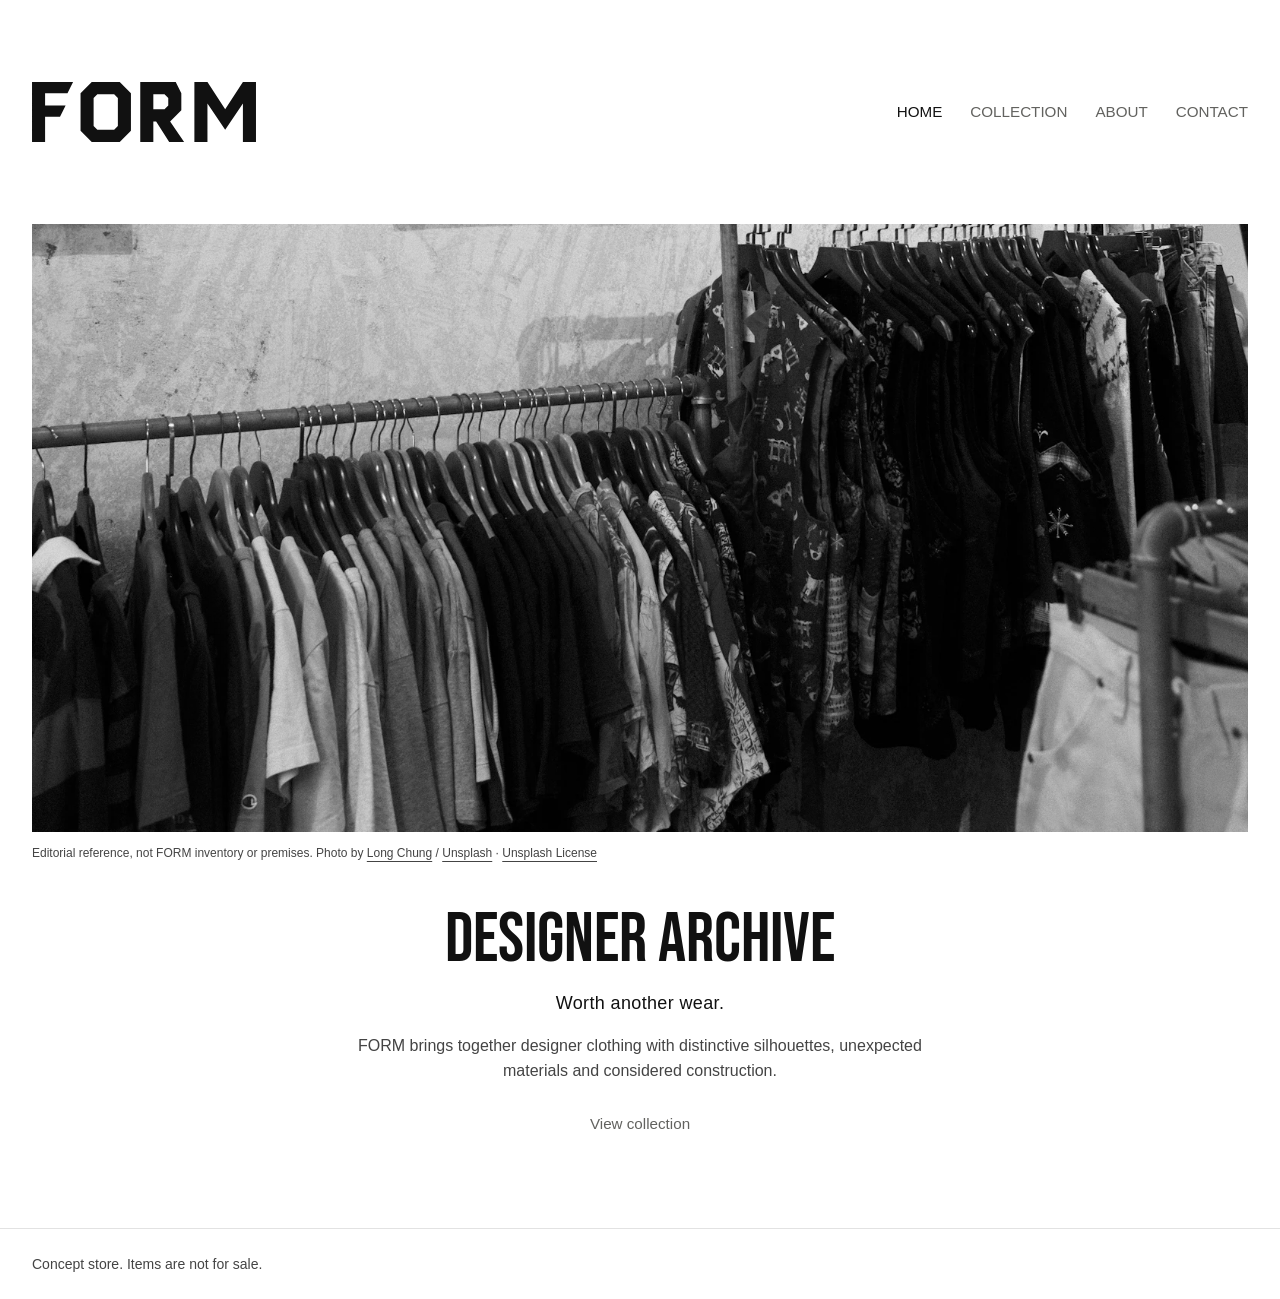
<file: index.html>
<!DOCTYPE html>
<html lang="en">
<head>
  <meta charset="UTF-8">
  <meta name="viewport" content="width=device-width, initial-scale=1">
  <meta name="description" content="Explore FORM Designer Archive: distinctive silhouettes, unexpected materials and considered construction.">
  <meta name="theme-color" content="#ffffff">
  <title>Designer Archive | FORM</title>
  <!-- EXTERNAL CSS: shared layout, typography, navigation, footer and responsive cards. -->
  <link rel="stylesheet" href="css/style.css">
  <link rel="icon" href="images/brand/favicon-32.png" type="image/png" sizes="32x32">
  <link rel="icon" href="images/brand/favicon.svg" type="image/svg+xml" sizes="any">
  <link rel="apple-touch-icon" href="images/brand/apple-touch-icon.png" sizes="180x180">
  <link rel="preload" href="fonts/BebasNeue-Regular.ttf" as="font" type="font/ttf" crossorigin>
  <!-- INTERNAL CSS: the homepage groups its introduction and collection link
       into one centered block beneath an editorial image. Shared styles stay external. -->
  <style>
    .home-hero { display: grid; grid-template-columns: minmax(0, 1fr); }
    .home-hero .hero-image { background: var(--bg); }
    .home-hero .hero-image img { height: auto; aspect-ratio: 2 / 1; object-fit: cover; }
    .home-hero .image-credit { padding: 0.75rem 0 0; font-size: 0.75rem; }
    .home-hero .hero-copy { width: min(100%, 42rem); margin-inline: auto; padding: 2.5rem 0 3.5rem; text-align: center; }
    .home-hero .hero-copy h1 { margin-bottom: 0.75rem; font-size: clamp(3rem, 2rem + 3vw, 5rem); }
    .home-hero .brand-tagline { max-width: none; margin-bottom: 1rem; font-size: 1.125rem; }
    .home-hero .home-intro { max-width: 38rem; margin: 0 auto 0.75rem; }
    .home-hero .hero-collection-link { margin-top: 0.25rem; }
    @media (max-width: 600px) {
      .home-hero .hero-image img { aspect-ratio: 4 / 3; }
      .home-hero .hero-copy { padding-block: 2rem 2.5rem; }
    }
  </style>
</head>
<body>
  <a class="skip-link" href="#main">Skip to main content</a>
  <header class="site-header"><div class="wrap header-inner">
    <a class="brand" href="index.html" aria-label="FORM home" translate="no"><img class="brand-logo" src="images/brand/logo-wordmark-dark.svg" alt="FORM" width="240" height="64"></a>
    <!-- HTML popover supplies mobile open/close and Escape without JavaScript. -->
    <button class="mobile-menu-toggle" type="button" popovertarget="main-navigation" aria-label="Open navigation">
      <svg width="28" height="24" viewBox="0 0 28 24" fill="currentColor" aria-hidden="true" focusable="false"><circle cx="5" cy="12" r="2"></circle><circle cx="14" cy="12" r="2"></circle><circle cx="23" cy="12" r="2"></circle></svg>
    </button>
    <nav class="main-nav" id="main-navigation" aria-label="Main navigation" popover="auto">
        <button class="mobile-menu-close" type="button" popovertarget="main-navigation" popovertargetaction="hide" aria-label="Close navigation">
          <svg width="24" height="24" viewBox="0 0 24 24" fill="none" stroke="currentColor" stroke-width="1.5" aria-hidden="true" focusable="false"><path d="m5 5 14 14M19 5 5 19"></path></svg>
        </button>
        <a href="index.html" aria-current="page">Home</a>
        <a href="category-1.html">Collection</a>
        <a href="about.html">About</a>
        <a href="contact.html">Contact</a>
    </nav>
  </div></header>
  <main id="main" tabindex="-1">
    <div class="wrap">
      <section class="home-hero" aria-labelledby="hero-title">
        <figure class="hero-image"><img src="images/archive-rack-1600.webp" srcset="images/archive-rack-800.webp 800w, images/archive-rack-1600.webp 1600w" sizes="(max-width: 600px) calc(100vw - 32px), (max-width: 1344px) calc(100vw - 64px), 1280px" alt="Racks of vintage shirts and jackets on wooden hangers inside a clothing shop." width="1600" height="1000" fetchpriority="high"><figcaption class="image-credit">Editorial reference, not FORM inventory or premises. Photo by <a href="https://unsplash.com/@chungj07">Long Chung</a> / <a href="https://unsplash.com/photos/vintage-clothing-displayed-on-racks-in-a-store-6tih6odK1Do">Unsplash</a> · <a href="https://unsplash.com/license">Unsplash License</a></figcaption></figure>
        <div class="hero-copy"><h1 id="hero-title">Designer Archive</h1><!-- INLINE CSS: one-off tracking for this home-only promotional tagline. -->
        <p class="brand-tagline" style="letter-spacing: 0.02em;">Worth another wear.</p>
        <p class="store-intro home-intro">FORM brings together designer clothing with distinctive silhouettes, unexpected materials and considered construction.</p>
        <a class="hero-collection-link" href="category-1.html">View collection</a></div>
      </section>

    </div>
  </main>
  <footer class="site-footer"><div class="wrap footer-inner"><p>Concept store. Items are not for sale.</p></div></footer>
</body>
</html>
</file>
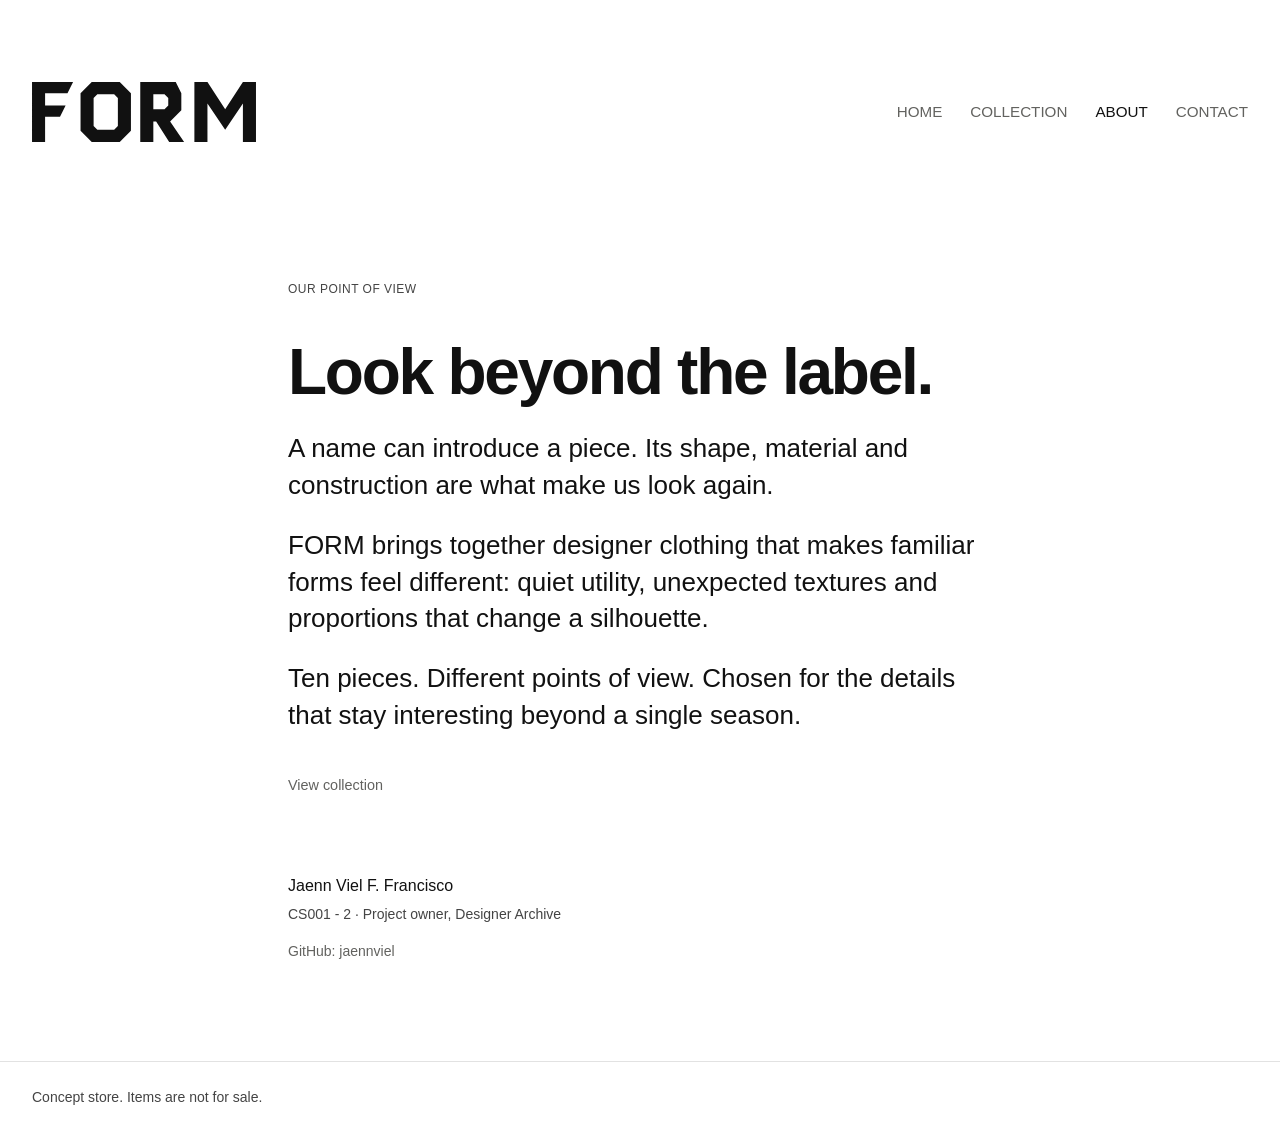
<file: about.html>
<!DOCTYPE html>
<html lang="en">
<head>
  <meta charset="UTF-8">
  <meta name="viewport" content="width=device-width, initial-scale=1">
  <meta name="description" content="About FORM: a designer archive concept by Jaenn Viel F. Francisco, CS001 - 2.">
  <meta name="theme-color" content="#ffffff">
  <title>About FORM | FORM</title>
  <!-- EXTERNAL CSS: shared layout, typography, navigation, footer and responsive cards. -->
  <link rel="stylesheet" href="css/style.css">
  <link rel="icon" href="images/brand/favicon-32.png" type="image/png" sizes="32x32">
  <link rel="icon" href="images/brand/favicon.svg" type="image/svg+xml" sizes="any">
  <link rel="apple-touch-icon" href="images/brand/apple-touch-icon.png" sizes="180x180">
  <link rel="preload" href="fonts/BebasNeue-Regular.ttf" as="font" type="font/ttf" crossorigin>
</head>
<body>
  <a class="skip-link" href="#main">Skip to main content</a>
  <header class="site-header"><div class="wrap header-inner">
    <a class="brand" href="index.html" aria-label="FORM home" translate="no"><img class="brand-logo" src="images/brand/logo-wordmark-dark.svg" alt="FORM" width="240" height="64"></a>
    <!-- HTML popover supplies mobile open/close and Escape without JavaScript. -->
    <button class="mobile-menu-toggle" type="button" popovertarget="main-navigation" aria-label="Open navigation">
      <svg width="28" height="24" viewBox="0 0 28 24" fill="currentColor" aria-hidden="true" focusable="false"><circle cx="5" cy="12" r="2"></circle><circle cx="14" cy="12" r="2"></circle><circle cx="23" cy="12" r="2"></circle></svg>
    </button>
    <nav class="main-nav" id="main-navigation" aria-label="Main navigation" popover="auto">
        <button class="mobile-menu-close" type="button" popovertarget="main-navigation" popovertargetaction="hide" aria-label="Close navigation">
          <svg width="24" height="24" viewBox="0 0 24 24" fill="none" stroke="currentColor" stroke-width="1.5" aria-hidden="true" focusable="false"><path d="m5 5 14 14M19 5 5 19"></path></svg>
        </button>
        <a href="index.html">Home</a>
        <a href="category-1.html">Collection</a>
        <a href="about.html" aria-current="page">About</a>
        <a href="contact.html">Contact</a>
    </nav>
  </div></header>
  <main id="main" class="about-page" tabindex="-1">
    <div class="wrap page-content">
      <article class="about-story" aria-labelledby="about-title">
        <h1 class="visually-hidden" id="about-title">About FORM</h1>
        <p class="about-eyebrow">Our point of view</p>
        <div class="about-copy">
          <h2 class="about-statement">Look beyond the label.</h2>
          <p>A name can introduce a piece. Its shape, material and construction are what make us look again.</p>
          <p>FORM brings together designer clothing that makes familiar forms feel different: quiet utility, unexpected textures and proportions that change a silhouette.</p>
          <p>Ten pieces. Different points of view. Chosen for the details that stay interesting beyond a single season.</p>
        </div>
        <a class="about-collection-link" href="category-1.html">View collection</a>
        <aside class="about-credit" aria-labelledby="member-name">
          <h2 id="member-name">Jaenn Viel F. Francisco</h2>
          <p>CS001 - 2 · Project owner, Designer Archive</p>
          <a href="https://github.com/jaennviel" aria-label="Jaenn Viel F. Francisco on GitHub">GitHub: jaennviel</a>
        </aside>
      </article>
    </div>
  </main>
  <footer class="site-footer"><div class="wrap footer-inner"><p>Concept store. Items are not for sale.</p></div></footer>
</body>
</html>
</file>
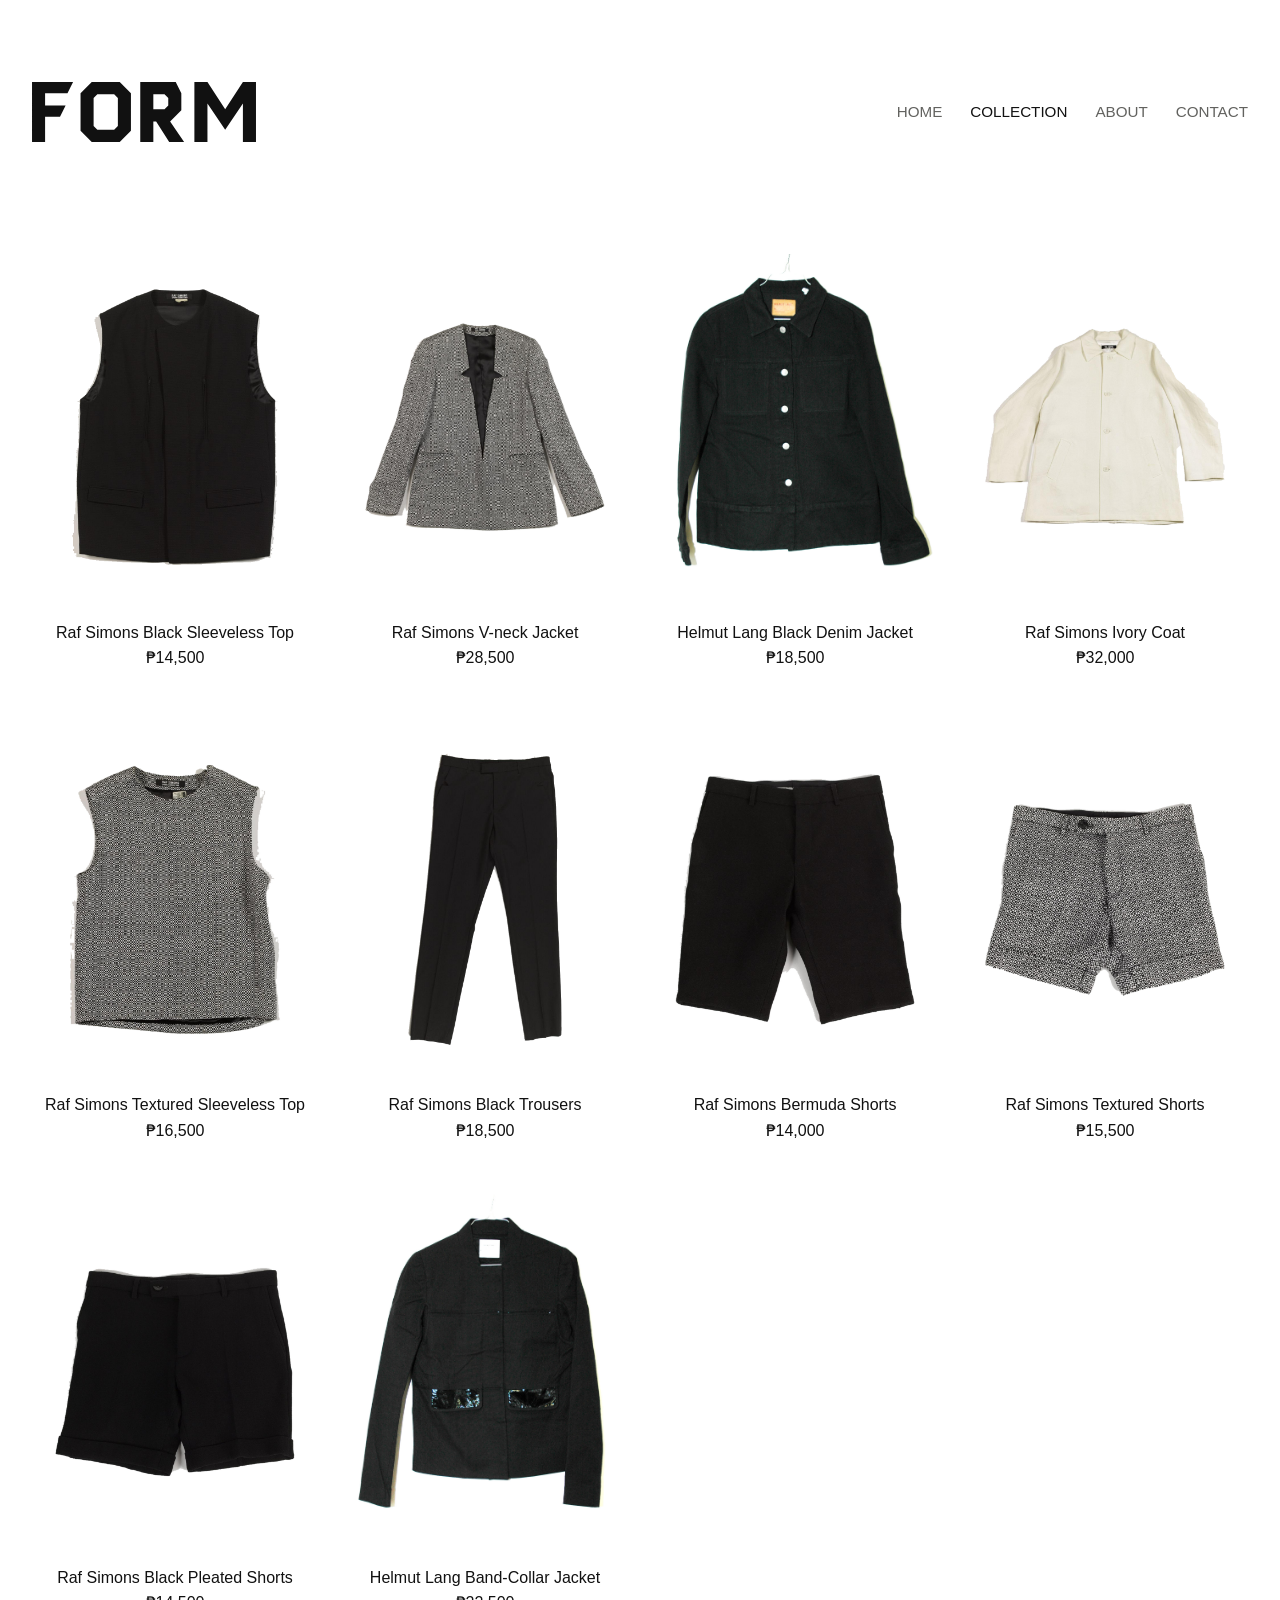
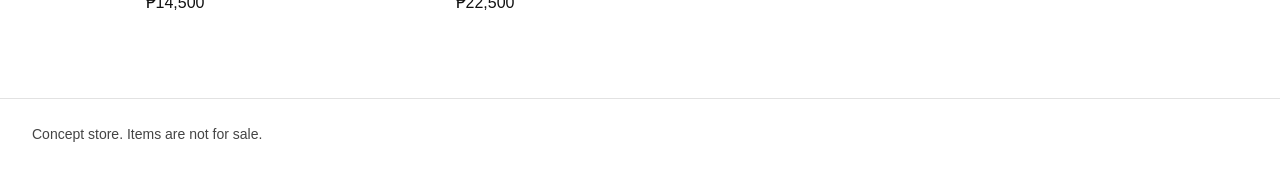
<file: category-1.html>
<!DOCTYPE html>
<html lang="en">
<head>
  <meta charset="UTF-8">
  <meta name="viewport" content="width=device-width, initial-scale=1">
  <meta name="description" content="Explore FORM’s Designer Archive collection: distinctive silhouettes, considered construction and unexpected materials.">
  <meta name="theme-color" content="#ffffff">
  <title>Collection | FORM</title>
  <!-- EXTERNAL CSS: shared layout, typography, navigation, footer and responsive cards. -->
  <link rel="stylesheet" href="css/style.css">
  <link rel="icon" href="images/brand/favicon-32.png" type="image/png" sizes="32x32">
  <link rel="icon" href="images/brand/favicon.svg" type="image/svg+xml" sizes="any">
  <link rel="apple-touch-icon" href="images/brand/apple-touch-icon.png" sizes="180x180">
  <link rel="preload" href="fonts/BebasNeue-Regular.ttf" as="font" type="font/ttf" crossorigin>
</head>
<body>
  <a class="skip-link" href="#main">Skip to main content</a>
  <header class="site-header"><div class="wrap header-inner">
    <a class="brand" href="index.html" aria-label="FORM home" translate="no"><img class="brand-logo" src="images/brand/logo-wordmark-dark.svg" alt="FORM" width="240" height="64"></a>
    <!-- HTML popover supplies mobile open/close and Escape without JavaScript. -->
    <button class="mobile-menu-toggle" type="button" popovertarget="main-navigation" aria-label="Open navigation">
      <svg width="28" height="24" viewBox="0 0 28 24" fill="currentColor" aria-hidden="true" focusable="false"><circle cx="5" cy="12" r="2"></circle><circle cx="14" cy="12" r="2"></circle><circle cx="23" cy="12" r="2"></circle></svg>
    </button>
    <nav class="main-nav" id="main-navigation" aria-label="Main navigation" popover="auto">
        <button class="mobile-menu-close" type="button" popovertarget="main-navigation" popovertargetaction="hide" aria-label="Close navigation">
          <svg width="24" height="24" viewBox="0 0 24 24" fill="none" stroke="currentColor" stroke-width="1.5" aria-hidden="true" focusable="false"><path d="m5 5 14 14M19 5 5 19"></path></svg>
        </button>
        <a href="index.html">Home</a>
        <a href="category-1.html" aria-current="page">Collection</a>
        <a href="about.html">About</a>
        <a href="contact.html">Contact</a>
    </nav>
  </div></header>
  <main id="main" tabindex="-1">
    <div class="wrap page-content"><h1 class="visually-hidden">Collection</h1>
      <section class="catalog-section" aria-label="Products"><div class="product-grid">
        <!-- One exact approved object, with its own matching photograph and product page. -->
        <article class="product-card">
          <a class="product-link" href="product-form-04.html" aria-labelledby="name-form-04">
            <div class="product-image"><img src="images/products/form-04.webp" alt="A black sleeveless top with a round neckline and large front pockets." width="1000" height="1250" fetchpriority="high"></div>
            <div class="product-content"><div class="product-topline"><h2 id="name-form-04">Raf Simons Black Sleeveless Top</h2><span class="price" aria-label="Demonstration price: PHP 14,500">₱14,500</span></div></div>
          </a>
        </article>
        <!-- One exact approved object, with its own matching photograph and product page. -->
        <article class="product-card">
          <a class="product-link" href="product-form-06.html" aria-labelledby="name-form-06">
            <div class="product-image"><img src="images/products/form-06.webp" alt="A gray textured jacket with long sleeves, a deep V-shaped front and two welt pockets." width="1000" height="1250" loading="eager"></div>
            <div class="product-content"><div class="product-topline"><h2 id="name-form-06">Raf Simons V-neck Jacket</h2><span class="price" aria-label="Demonstration price: PHP 28,500">₱28,500</span></div></div>
          </a>
        </article>
        <!-- One exact approved object, with its own matching photograph and product page. -->
        <article class="product-card">
          <a class="product-link" href="product-form-07.html" aria-labelledby="name-form-07">
            <div class="product-image"><img src="images/products/form-07.jpg" alt="A black denim jacket with a pointed collar, a button front and two chest pockets." width="1394" height="1680" loading="lazy"></div>
            <div class="product-content"><div class="product-topline"><h2 id="name-form-07">Helmut Lang Black Denim Jacket</h2><span class="price" aria-label="Demonstration price: PHP 18,500">₱18,500</span></div></div>
          </a>
        </article>
        <!-- One exact approved object, with its own matching photograph and product page. -->
        <article class="product-card">
          <a class="product-link" href="product-form-01.html" aria-labelledby="name-form-01">
            <div class="product-image"><img src="images/products/form-01.webp" alt="An ivory collared coat with wide sleeves, a button front and angled pockets." width="1000" height="1250" loading="lazy"></div>
            <div class="product-content"><div class="product-topline"><h2 id="name-form-01">Raf Simons Ivory Coat</h2><span class="price" aria-label="Demonstration price: PHP 32,000">₱32,000</span></div></div>
          </a>
        </article>
        <!-- One exact approved object, with its own matching photograph and product page. -->
        <article class="product-card">
          <a class="product-link" href="product-form-05.html" aria-labelledby="name-form-05">
            <div class="product-image"><img src="images/products/form-05.webp" alt="A black-and-white sleeveless top with a round neckline and an irregular grid texture." width="1000" height="1250" loading="lazy"></div>
            <div class="product-content"><div class="product-topline"><h2 id="name-form-05">Raf Simons Textured Sleeveless Top</h2><span class="price" aria-label="Demonstration price: PHP 16,500">₱16,500</span></div></div>
          </a>
        </article>
        <!-- One exact approved object, with its own matching photograph and product page. -->
        <article class="product-card">
          <a class="product-link" href="product-form-02.html" aria-labelledby="name-form-02">
            <div class="product-image"><img src="images/products/form-02.webp" alt="Black tailored trousers with a straight leg and a clean front." width="1000" height="1250" loading="lazy"></div>
            <div class="product-content"><div class="product-topline"><h2 id="name-form-02">Raf Simons Black Trousers</h2><span class="price" aria-label="Demonstration price: PHP 18,500">₱18,500</span></div></div>
          </a>
        </article>
        <!-- One exact approved object, with its own matching photograph and product page. -->
        <article class="product-card">
          <a class="product-link" href="product-form-03.html" aria-labelledby="name-form-03">
            <div class="product-image"><img src="images/products/form-03.webp" alt="Black Bermuda shorts with a flat waistband and sharply defined legs." width="1000" height="1250" loading="lazy"></div>
            <div class="product-content"><div class="product-topline"><h2 id="name-form-03">Raf Simons Bermuda Shorts</h2><span class="price" aria-label="Demonstration price: PHP 14,000">₱14,000</span></div></div>
          </a>
        </article>
        <!-- One exact approved object, with its own matching photograph and product page. -->
        <article class="product-card">
          <a class="product-link" href="product-form-08.html" aria-labelledby="name-form-08">
            <div class="product-image"><img src="images/products/form-08.webp" alt="Black-and-white shorts with an irregular grid texture and a buttoned waistband." width="1000" height="1250" loading="lazy"></div>
            <div class="product-content"><div class="product-topline"><h2 id="name-form-08">Raf Simons Textured Shorts</h2><span class="price" aria-label="Demonstration price: PHP 15,500">₱15,500</span></div></div>
          </a>
        </article>
        <!-- One exact approved object, with its own matching photograph and product page. -->
        <article class="product-card">
          <a class="product-link" href="product-form-09.html" aria-labelledby="name-form-09">
            <div class="product-image"><img src="images/products/form-09.webp" alt="Black shorts with front pleats and turned-up hems." width="1000" height="1250" loading="lazy"></div>
            <div class="product-content"><div class="product-topline"><h2 id="name-form-09">Raf Simons Black Pleated Shorts</h2><span class="price" aria-label="Demonstration price: PHP 14,500">₱14,500</span></div></div>
          </a>
        </article>
        <!-- One exact approved object, with its own matching photograph and product page. -->
        <article class="product-card">
          <a class="product-link" href="product-form-10.html" aria-labelledby="name-form-10">
            <div class="product-image"><img src="images/products/form-10.jpg" alt="A black jacket with a short band collar, long sleeves and glossy flap pockets." width="1281" height="1680" loading="lazy"></div>
            <div class="product-content"><div class="product-topline"><h2 id="name-form-10">Helmut Lang Band-Collar Jacket</h2><span class="price" aria-label="Demonstration price: PHP 22,500">₱22,500</span></div></div>
          </a>
        </article>
      </div></section>
    </div>
  </main>
  <footer class="site-footer"><div class="wrap footer-inner"><p>Concept store. Items are not for sale.</p></div></footer>
</body>
</html>
</file>
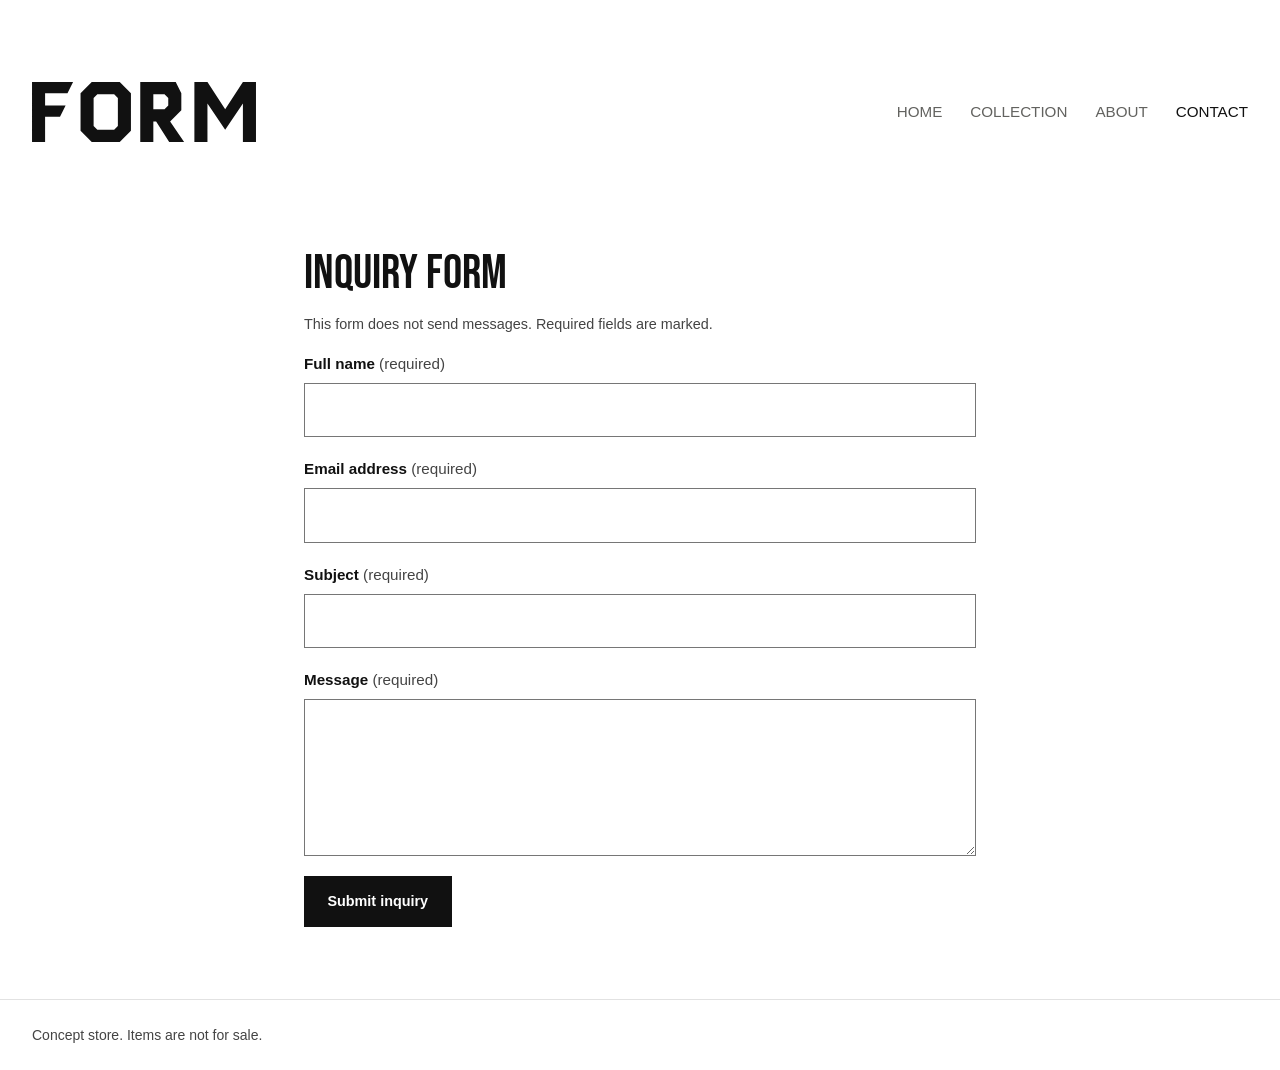
<file: contact.html>
<!DOCTYPE html>
<html lang="en">
<head>
  <meta charset="UTF-8">
  <meta name="viewport" content="width=device-width, initial-scale=1">
  <meta name="description" content="Contact FORM. Messages entered here are not sent or saved.">
  <meta name="theme-color" content="#ffffff">
  <title>Contact | FORM</title>
  <!-- EXTERNAL CSS: shared layout, typography, navigation, footer and responsive cards. -->
  <link rel="stylesheet" href="css/style.css">
  <link rel="icon" href="images/brand/favicon-32.png" type="image/png" sizes="32x32">
  <link rel="icon" href="images/brand/favicon.svg" type="image/svg+xml" sizes="any">
  <link rel="apple-touch-icon" href="images/brand/apple-touch-icon.png" sizes="180x180">
  <link rel="preload" href="fonts/BebasNeue-Regular.ttf" as="font" type="font/ttf" crossorigin>
</head>
<body>
  <a class="skip-link" href="#main">Skip to main content</a>
  <header class="site-header"><div class="wrap header-inner">
    <a class="brand" href="index.html" aria-label="FORM home" translate="no"><img class="brand-logo" src="images/brand/logo-wordmark-dark.svg" alt="FORM" width="240" height="64"></a>
    <!-- HTML popover supplies mobile open/close and Escape without JavaScript. -->
    <button class="mobile-menu-toggle" type="button" popovertarget="main-navigation" aria-label="Open navigation">
      <svg width="28" height="24" viewBox="0 0 28 24" fill="currentColor" aria-hidden="true" focusable="false"><circle cx="5" cy="12" r="2"></circle><circle cx="14" cy="12" r="2"></circle><circle cx="23" cy="12" r="2"></circle></svg>
    </button>
    <nav class="main-nav" id="main-navigation" aria-label="Main navigation" popover="auto">
        <button class="mobile-menu-close" type="button" popovertarget="main-navigation" popovertargetaction="hide" aria-label="Close navigation">
          <svg width="24" height="24" viewBox="0 0 24 24" fill="none" stroke="currentColor" stroke-width="1.5" aria-hidden="true" focusable="false"><path d="m5 5 14 14M19 5 5 19"></path></svg>
        </button>
        <a href="index.html">Home</a>
        <a href="category-1.html">Collection</a>
        <a href="about.html">About</a>
        <a href="contact.html" aria-current="page">Contact</a>
    </nav>
  </div></header>
  <main id="main" tabindex="-1">
    <div class="wrap page-content"><h1 class="visually-hidden">Contact</h1>
      <section class="contact-section" aria-label="Inquiry form">
        <!-- method="dialog" closes this initially open, non-modal dialog after
             valid submission. It makes no network request and sends no data. -->
        <dialog open class="inquiry-dialog" aria-labelledby="form-title" aria-describedby="form-help">
          <h2 id="form-title">Inquiry form</h2><p class="form-note" id="form-help">This form does not send messages. Required fields are marked.</p>
          <form method="dialog" aria-labelledby="form-title">
            <div class="field"><label for="full-name">Full name <span>(required)</span></label><input id="full-name" name="full_name" type="text" autocomplete="name" maxlength="100" required></div>
            <div class="field"><label for="email">Email address <span>(required)</span></label><input id="email" name="email" type="email" autocomplete="email" spellcheck="false" autocapitalize="none" maxlength="150" required></div>
            <div class="field"><label for="subject">Subject <span>(required)</span></label><input id="subject" name="subject" type="text" autocomplete="off" maxlength="150" required></div>
            <div class="field"><label for="message">Message <span>(required)</span></label><textarea id="message" name="message" rows="5" maxlength="1500" required></textarea></div>
            <button class="button" type="submit">Submit inquiry</button>
          </form>
        </dialog>
        <!-- The result appears when the adjacent dialog is closed by HTML. -->
        <div class="demo-result" role="status"><h2>Form complete</h2><p>No message was sent or saved.</p><a class="button" href="contact.html">Back to form</a></div>
      </section>
    </div>
  </main>
  <footer class="site-footer"><div class="wrap footer-inner"><p>Concept store. Items are not for sale.</p></div></footer>
</body>
</html>
</file>
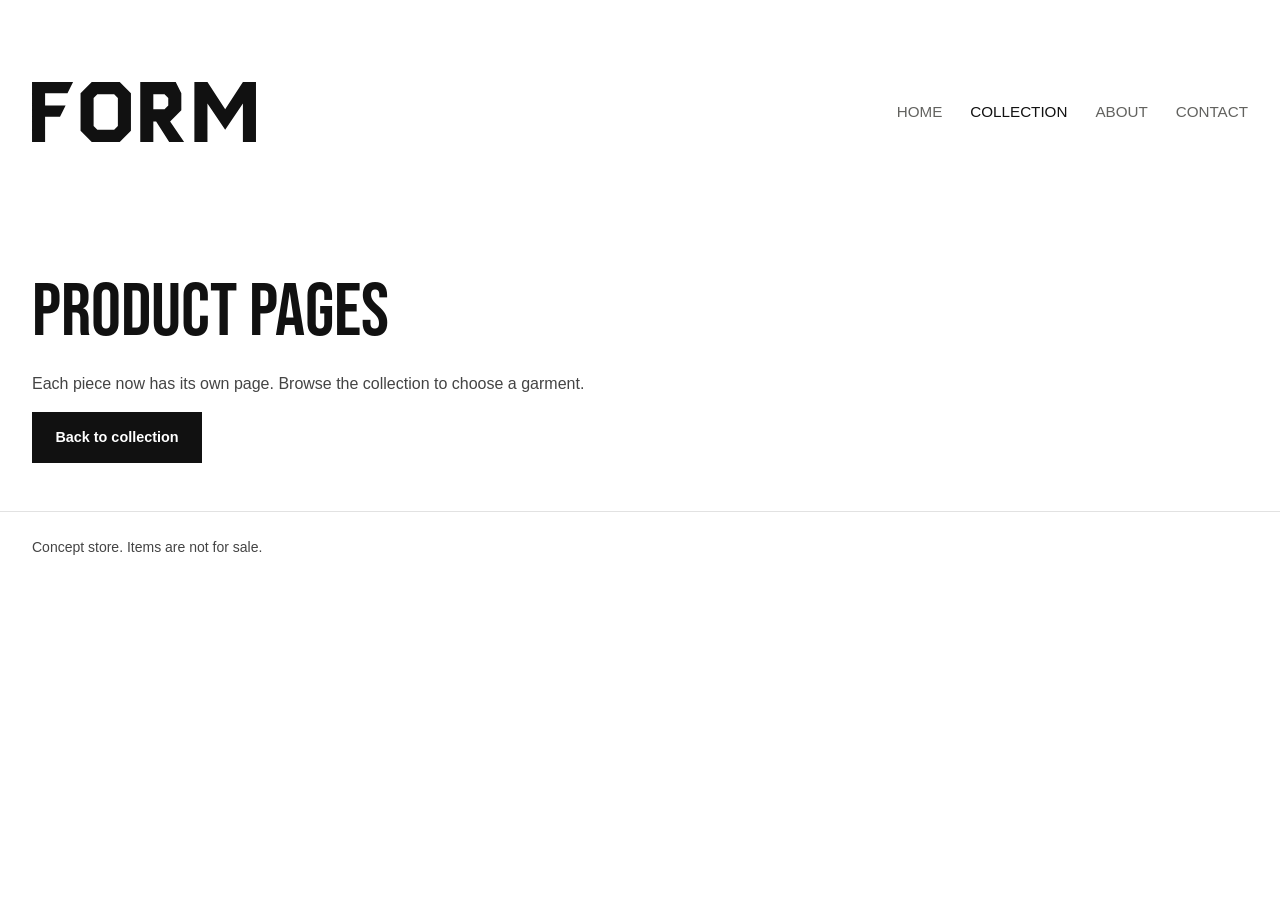
<file: details.html>
<!DOCTYPE html>
<html lang="en">
<head>
  <meta charset="UTF-8">
  <meta name="viewport" content="width=device-width, initial-scale=1">
  <meta name="description" content="Browse the FORM collection to open individual garment pages.">
  <meta name="theme-color" content="#ffffff">
  <title>Product details | FORM</title>
  <!-- EXTERNAL CSS: shared layout, typography, navigation, footer and responsive cards. -->
  <link rel="stylesheet" href="css/style.css">
  <link rel="icon" href="images/brand/favicon-32.png" type="image/png" sizes="32x32">
  <link rel="icon" href="images/brand/favicon.svg" type="image/svg+xml" sizes="any">
  <link rel="apple-touch-icon" href="images/brand/apple-touch-icon.png" sizes="180x180">
  <link rel="preload" href="fonts/BebasNeue-Regular.ttf" as="font" type="font/ttf" crossorigin>
</head>
<body>
  <a class="skip-link" href="#main">Skip to main content</a>
  <header class="site-header"><div class="wrap header-inner">
    <a class="brand" href="index.html" aria-label="FORM home" translate="no"><img class="brand-logo" src="images/brand/logo-wordmark-dark.svg" alt="FORM" width="240" height="64"></a>
    <!-- HTML popover supplies mobile open/close and Escape without JavaScript. -->
    <button class="mobile-menu-toggle" type="button" popovertarget="main-navigation" aria-label="Open navigation">
      <svg width="28" height="24" viewBox="0 0 28 24" fill="currentColor" aria-hidden="true" focusable="false"><circle cx="5" cy="12" r="2"></circle><circle cx="14" cy="12" r="2"></circle><circle cx="23" cy="12" r="2"></circle></svg>
    </button>
    <nav class="main-nav" id="main-navigation" aria-label="Main navigation" popover="auto">
        <button class="mobile-menu-close" type="button" popovertarget="main-navigation" popovertargetaction="hide" aria-label="Close navigation">
          <svg width="24" height="24" viewBox="0 0 24 24" fill="none" stroke="currentColor" stroke-width="1.5" aria-hidden="true" focusable="false"><path d="m5 5 14 14M19 5 5 19"></path></svg>
        </button>
        <a href="index.html">Home</a>
        <a href="category-1.html" aria-current="true">Collection</a>
        <a href="about.html">About</a>
        <a href="contact.html">Contact</a>
    </nav>
  </div></header>
  <main id="main" tabindex="-1"><div class="wrap"><header class="page-intro"><h1>Product pages</h1><p>Each piece now has its own page. Browse the collection to choose a garment.</p><a class="button" href="category-1.html">Back to collection</a></header></div></main>
  <footer class="site-footer"><div class="wrap footer-inner"><p>Concept store. Items are not for sale.</p></div></footer>
</body>
</html>
</file>
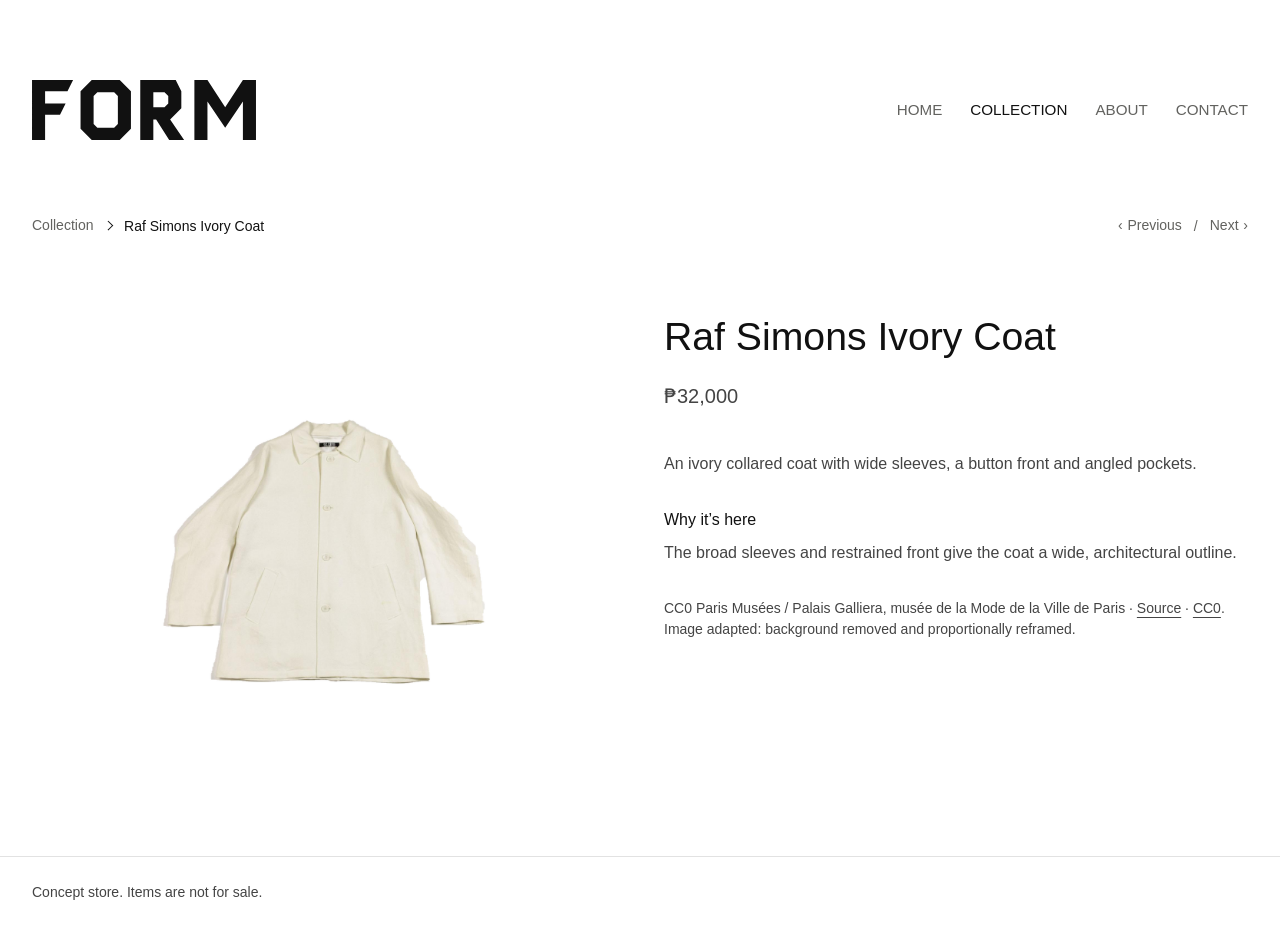
<file: product-form-01.html>
<!DOCTYPE html>
<html lang="en">
<head>
  <meta charset="UTF-8">
  <meta name="viewport" content="width=device-width, initial-scale=1">
  <meta name="description" content="An ivory collared coat with wide sleeves, a button front and angled pockets. Concept store; items are not for sale.">
  <meta name="theme-color" content="#ffffff">
  <title>Raf Simons Ivory Coat | FORM</title>
  <!-- EXTERNAL CSS: shared layout, typography, navigation, footer and responsive cards. -->
  <link rel="stylesheet" href="css/style.css">
  <link rel="icon" href="images/brand/favicon-32.png" type="image/png" sizes="32x32">
  <link rel="icon" href="images/brand/favicon.svg" type="image/svg+xml" sizes="any">
  <link rel="apple-touch-icon" href="images/brand/apple-touch-icon.png" sizes="180x180">
  <link rel="preload" href="fonts/BebasNeue-Regular.ttf" as="font" type="font/ttf" crossorigin>
</head>
<body>
  <a class="skip-link" href="#main">Skip to main content</a>
  <header class="site-header product-header"><div class="wrap header-inner">
    <a class="brand" href="index.html" aria-label="FORM home" translate="no"><img class="brand-logo" src="images/brand/logo-wordmark-dark.svg" alt="FORM" width="240" height="64"></a>
    <!-- HTML popover supplies mobile open/close and Escape without JavaScript. -->
    <button class="mobile-menu-toggle" type="button" popovertarget="main-navigation" aria-label="Open navigation">
      <svg width="28" height="24" viewBox="0 0 28 24" fill="currentColor" aria-hidden="true" focusable="false"><circle cx="5" cy="12" r="2"></circle><circle cx="14" cy="12" r="2"></circle><circle cx="23" cy="12" r="2"></circle></svg>
    </button>
    <nav class="main-nav" id="main-navigation" aria-label="Main navigation" popover="auto">
        <button class="mobile-menu-close" type="button" popovertarget="main-navigation" popovertargetaction="hide" aria-label="Close navigation">
          <svg width="24" height="24" viewBox="0 0 24 24" fill="none" stroke="currentColor" stroke-width="1.5" aria-hidden="true" focusable="false"><path d="m5 5 14 14M19 5 5 19"></path></svg>
        </button>
        <a href="index.html">Home</a>
        <a href="category-1.html" aria-current="true">Collection</a>
        <a href="about.html">About</a>
        <a href="contact.html">Contact</a>
    </nav>
  </div></header>
  <main id="main" class="product-page" tabindex="-1">
    <div class="wrap">
      <div class="product-context">
        <nav class="breadcrumb" aria-label="Breadcrumbs"><ol><li><a href="category-1.html">Collection</a></li><li><a href="product-form-01.html" aria-current="page">Raf Simons Ivory Coat</a></li></ol></nav>
        <nav class="adjacent-products" aria-label="Product navigation"><a href="product-form-07.html" rel="prev" aria-label="Previous product: Helmut Lang Black Denim Jacket"><span aria-hidden="true">‹ </span>Previous</a><span class="product-nav-divider" aria-hidden="true">/</span><a href="product-form-05.html" rel="next" aria-label="Next product: Raf Simons Textured Sleeveless Top">Next<span aria-hidden="true"> ›</span></a></nav>
      </div>
      <article class="product-detail" id="form-01" aria-labelledby="title-form-01">
        <figure class="detail-photo"><img src="images/products/form-01.webp" alt="An ivory collared coat with wide sleeves, a button front and angled pockets." width="1000" height="1250" fetchpriority="high"></figure>
        <div class="detail-copy"><h1 id="title-form-01">Raf Simons Ivory Coat</h1><p class="price" aria-label="Demonstration price: PHP 32,000">₱32,000</p>
        <!-- Static product notes and complete image attribution; no checkout or live stock. -->
        <div class="product-notes">
          <p>An ivory collared coat with wide sleeves, a button front and angled pockets.</p>
          <div class="design-note"><h2>Why it’s here</h2><p>The broad sleeves and restrained front give the coat a wide, architectural outline.</p></div>
          <p class="image-credit">CC0 Paris Musées / Palais Galliera, musée de la Mode de la Ville de Paris · <a href="https://www.parismuseescollections.paris.fr/fr/palais-galliera/oeuvres/manteau-306">Source</a> · <a href="https://creativecommons.org/publicdomain/zero/1.0/">CC0</a>. Image adapted: background removed and proportionally reframed.</p>
        </div></div>
      </article>
    </div>
  </main>
  <footer class="site-footer"><div class="wrap footer-inner"><p>Concept store. Items are not for sale.</p></div></footer>
</body>
</html>
</file>
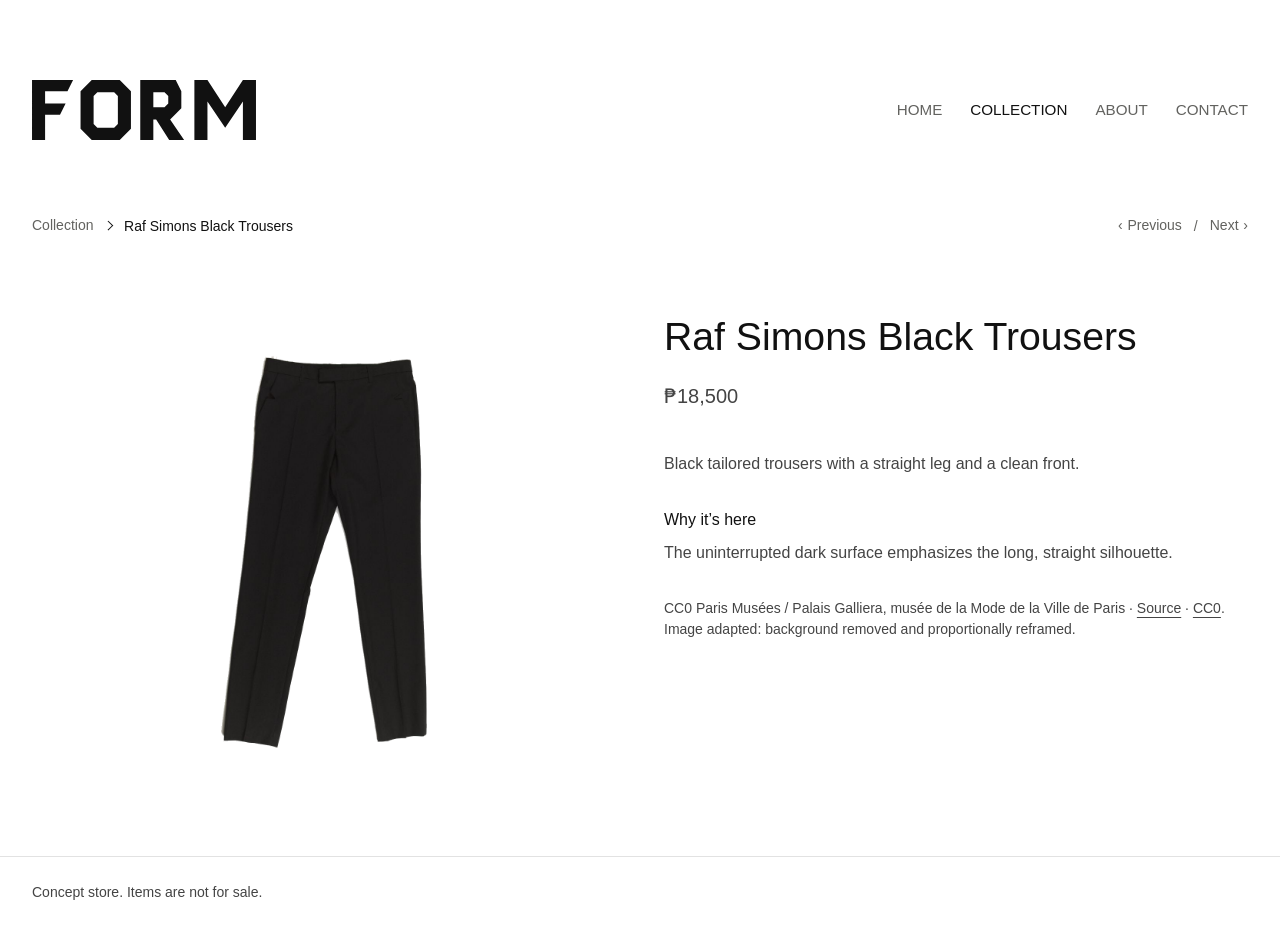
<file: product-form-02.html>
<!DOCTYPE html>
<html lang="en">
<head>
  <meta charset="UTF-8">
  <meta name="viewport" content="width=device-width, initial-scale=1">
  <meta name="description" content="Black tailored trousers with a straight leg and a clean front. Concept store; items are not for sale.">
  <meta name="theme-color" content="#ffffff">
  <title>Raf Simons Black Trousers | FORM</title>
  <!-- EXTERNAL CSS: shared layout, typography, navigation, footer and responsive cards. -->
  <link rel="stylesheet" href="css/style.css">
  <link rel="icon" href="images/brand/favicon-32.png" type="image/png" sizes="32x32">
  <link rel="icon" href="images/brand/favicon.svg" type="image/svg+xml" sizes="any">
  <link rel="apple-touch-icon" href="images/brand/apple-touch-icon.png" sizes="180x180">
  <link rel="preload" href="fonts/BebasNeue-Regular.ttf" as="font" type="font/ttf" crossorigin>
</head>
<body>
  <a class="skip-link" href="#main">Skip to main content</a>
  <header class="site-header product-header"><div class="wrap header-inner">
    <a class="brand" href="index.html" aria-label="FORM home" translate="no"><img class="brand-logo" src="images/brand/logo-wordmark-dark.svg" alt="FORM" width="240" height="64"></a>
    <!-- HTML popover supplies mobile open/close and Escape without JavaScript. -->
    <button class="mobile-menu-toggle" type="button" popovertarget="main-navigation" aria-label="Open navigation">
      <svg width="28" height="24" viewBox="0 0 28 24" fill="currentColor" aria-hidden="true" focusable="false"><circle cx="5" cy="12" r="2"></circle><circle cx="14" cy="12" r="2"></circle><circle cx="23" cy="12" r="2"></circle></svg>
    </button>
    <nav class="main-nav" id="main-navigation" aria-label="Main navigation" popover="auto">
        <button class="mobile-menu-close" type="button" popovertarget="main-navigation" popovertargetaction="hide" aria-label="Close navigation">
          <svg width="24" height="24" viewBox="0 0 24 24" fill="none" stroke="currentColor" stroke-width="1.5" aria-hidden="true" focusable="false"><path d="m5 5 14 14M19 5 5 19"></path></svg>
        </button>
        <a href="index.html">Home</a>
        <a href="category-1.html" aria-current="true">Collection</a>
        <a href="about.html">About</a>
        <a href="contact.html">Contact</a>
    </nav>
  </div></header>
  <main id="main" class="product-page" tabindex="-1">
    <div class="wrap">
      <div class="product-context">
        <nav class="breadcrumb" aria-label="Breadcrumbs"><ol><li><a href="category-1.html">Collection</a></li><li><a href="product-form-02.html" aria-current="page">Raf Simons Black Trousers</a></li></ol></nav>
        <nav class="adjacent-products" aria-label="Product navigation"><a href="product-form-05.html" rel="prev" aria-label="Previous product: Raf Simons Textured Sleeveless Top"><span aria-hidden="true">‹ </span>Previous</a><span class="product-nav-divider" aria-hidden="true">/</span><a href="product-form-03.html" rel="next" aria-label="Next product: Raf Simons Bermuda Shorts">Next<span aria-hidden="true"> ›</span></a></nav>
      </div>
      <article class="product-detail" id="form-02" aria-labelledby="title-form-02">
        <figure class="detail-photo"><img src="images/products/form-02.webp" alt="Black tailored trousers with a straight leg and a clean front." width="1000" height="1250" fetchpriority="high"></figure>
        <div class="detail-copy"><h1 id="title-form-02">Raf Simons Black Trousers</h1><p class="price" aria-label="Demonstration price: PHP 18,500">₱18,500</p>
        <!-- Static product notes and complete image attribution; no checkout or live stock. -->
        <div class="product-notes">
          <p>Black tailored trousers with a straight leg and a clean front.</p>
          <div class="design-note"><h2>Why it’s here</h2><p>The uninterrupted dark surface emphasizes the long, straight silhouette.</p></div>
          <p class="image-credit">CC0 Paris Musées / Palais Galliera, musée de la Mode de la Ville de Paris · <a href="https://www.parismuseescollections.paris.fr/fr/palais-galliera/oeuvres/pantalon-404">Source</a> · <a href="https://creativecommons.org/publicdomain/zero/1.0/">CC0</a>. Image adapted: background removed and proportionally reframed.</p>
        </div></div>
      </article>
    </div>
  </main>
  <footer class="site-footer"><div class="wrap footer-inner"><p>Concept store. Items are not for sale.</p></div></footer>
</body>
</html>
</file>
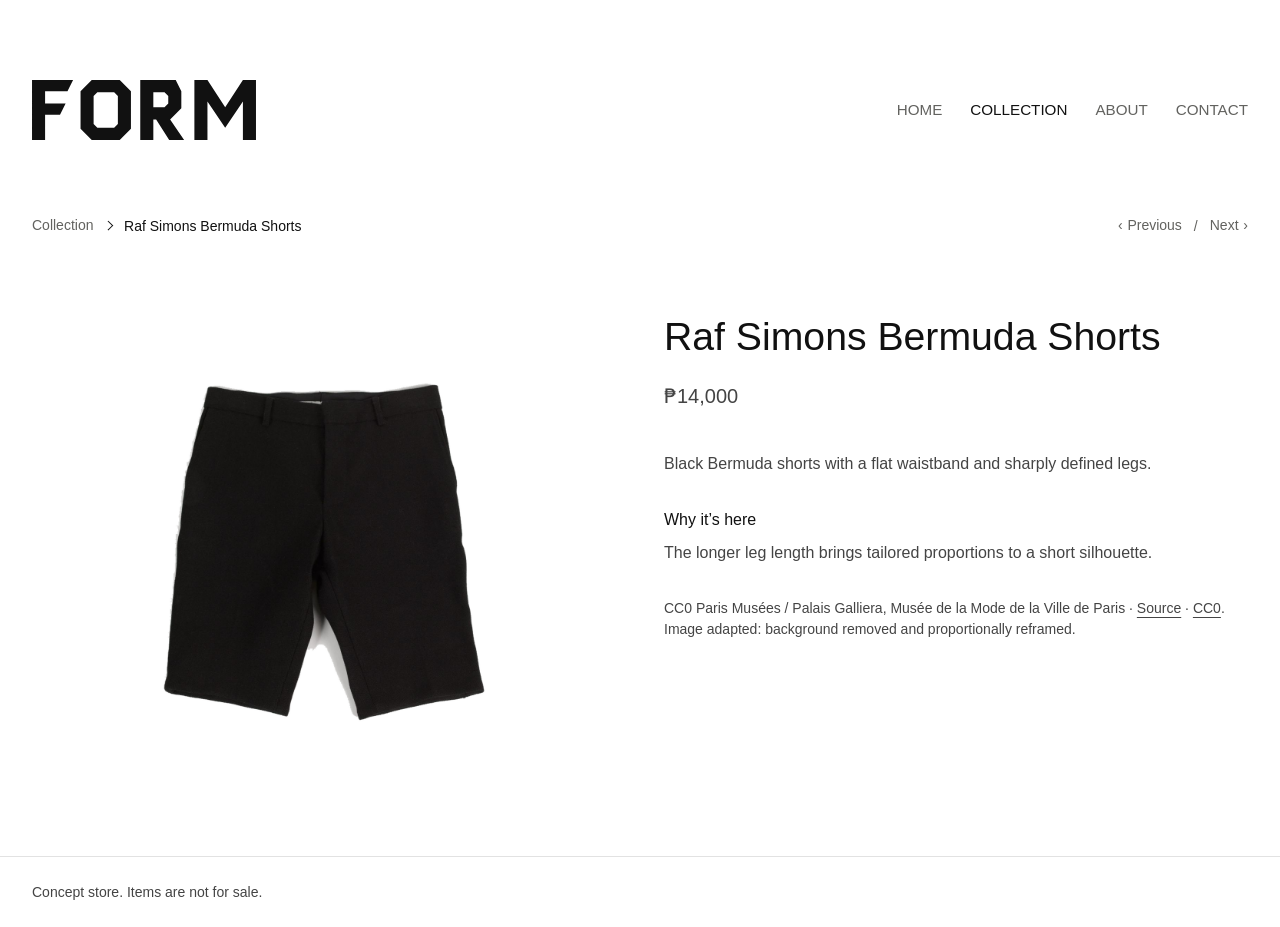
<file: product-form-03.html>
<!DOCTYPE html>
<html lang="en">
<head>
  <meta charset="UTF-8">
  <meta name="viewport" content="width=device-width, initial-scale=1">
  <meta name="description" content="Black Bermuda shorts with a flat waistband and sharply defined legs. Concept store; items are not for sale.">
  <meta name="theme-color" content="#ffffff">
  <title>Raf Simons Bermuda Shorts | FORM</title>
  <!-- EXTERNAL CSS: shared layout, typography, navigation, footer and responsive cards. -->
  <link rel="stylesheet" href="css/style.css">
  <link rel="icon" href="images/brand/favicon-32.png" type="image/png" sizes="32x32">
  <link rel="icon" href="images/brand/favicon.svg" type="image/svg+xml" sizes="any">
  <link rel="apple-touch-icon" href="images/brand/apple-touch-icon.png" sizes="180x180">
  <link rel="preload" href="fonts/BebasNeue-Regular.ttf" as="font" type="font/ttf" crossorigin>
</head>
<body>
  <a class="skip-link" href="#main">Skip to main content</a>
  <header class="site-header product-header"><div class="wrap header-inner">
    <a class="brand" href="index.html" aria-label="FORM home" translate="no"><img class="brand-logo" src="images/brand/logo-wordmark-dark.svg" alt="FORM" width="240" height="64"></a>
    <!-- HTML popover supplies mobile open/close and Escape without JavaScript. -->
    <button class="mobile-menu-toggle" type="button" popovertarget="main-navigation" aria-label="Open navigation">
      <svg width="28" height="24" viewBox="0 0 28 24" fill="currentColor" aria-hidden="true" focusable="false"><circle cx="5" cy="12" r="2"></circle><circle cx="14" cy="12" r="2"></circle><circle cx="23" cy="12" r="2"></circle></svg>
    </button>
    <nav class="main-nav" id="main-navigation" aria-label="Main navigation" popover="auto">
        <button class="mobile-menu-close" type="button" popovertarget="main-navigation" popovertargetaction="hide" aria-label="Close navigation">
          <svg width="24" height="24" viewBox="0 0 24 24" fill="none" stroke="currentColor" stroke-width="1.5" aria-hidden="true" focusable="false"><path d="m5 5 14 14M19 5 5 19"></path></svg>
        </button>
        <a href="index.html">Home</a>
        <a href="category-1.html" aria-current="true">Collection</a>
        <a href="about.html">About</a>
        <a href="contact.html">Contact</a>
    </nav>
  </div></header>
  <main id="main" class="product-page" tabindex="-1">
    <div class="wrap">
      <div class="product-context">
        <nav class="breadcrumb" aria-label="Breadcrumbs"><ol><li><a href="category-1.html">Collection</a></li><li><a href="product-form-03.html" aria-current="page">Raf Simons Bermuda Shorts</a></li></ol></nav>
        <nav class="adjacent-products" aria-label="Product navigation"><a href="product-form-02.html" rel="prev" aria-label="Previous product: Raf Simons Black Trousers"><span aria-hidden="true">‹ </span>Previous</a><span class="product-nav-divider" aria-hidden="true">/</span><a href="product-form-08.html" rel="next" aria-label="Next product: Raf Simons Textured Shorts">Next<span aria-hidden="true"> ›</span></a></nav>
      </div>
      <article class="product-detail" id="form-03" aria-labelledby="title-form-03">
        <figure class="detail-photo"><img src="images/products/form-03.webp" alt="Black Bermuda shorts with a flat waistband and sharply defined legs." width="1000" height="1250" fetchpriority="high"></figure>
        <div class="detail-copy"><h1 id="title-form-03">Raf Simons Bermuda Shorts</h1><p class="price" aria-label="Demonstration price: PHP 14,000">₱14,000</p>
        <!-- Static product notes and complete image attribution; no checkout or live stock. -->
        <div class="product-notes">
          <p>Black Bermuda shorts with a flat waistband and sharply defined legs.</p>
          <div class="design-note"><h2>Why it’s here</h2><p>The longer leg length brings tailored proportions to a short silhouette.</p></div>
          <p class="image-credit">CC0 Paris Musées / Palais Galliera, Musée de la Mode de la Ville de Paris · <a href="https://www.parismuseescollections.paris.fr/fr/palais-galliera/oeuvres/bermuda-de-defile">Source</a> · <a href="https://creativecommons.org/publicdomain/zero/1.0/">CC0</a>. Image adapted: background removed and proportionally reframed.</p>
        </div></div>
      </article>
    </div>
  </main>
  <footer class="site-footer"><div class="wrap footer-inner"><p>Concept store. Items are not for sale.</p></div></footer>
</body>
</html>
</file>
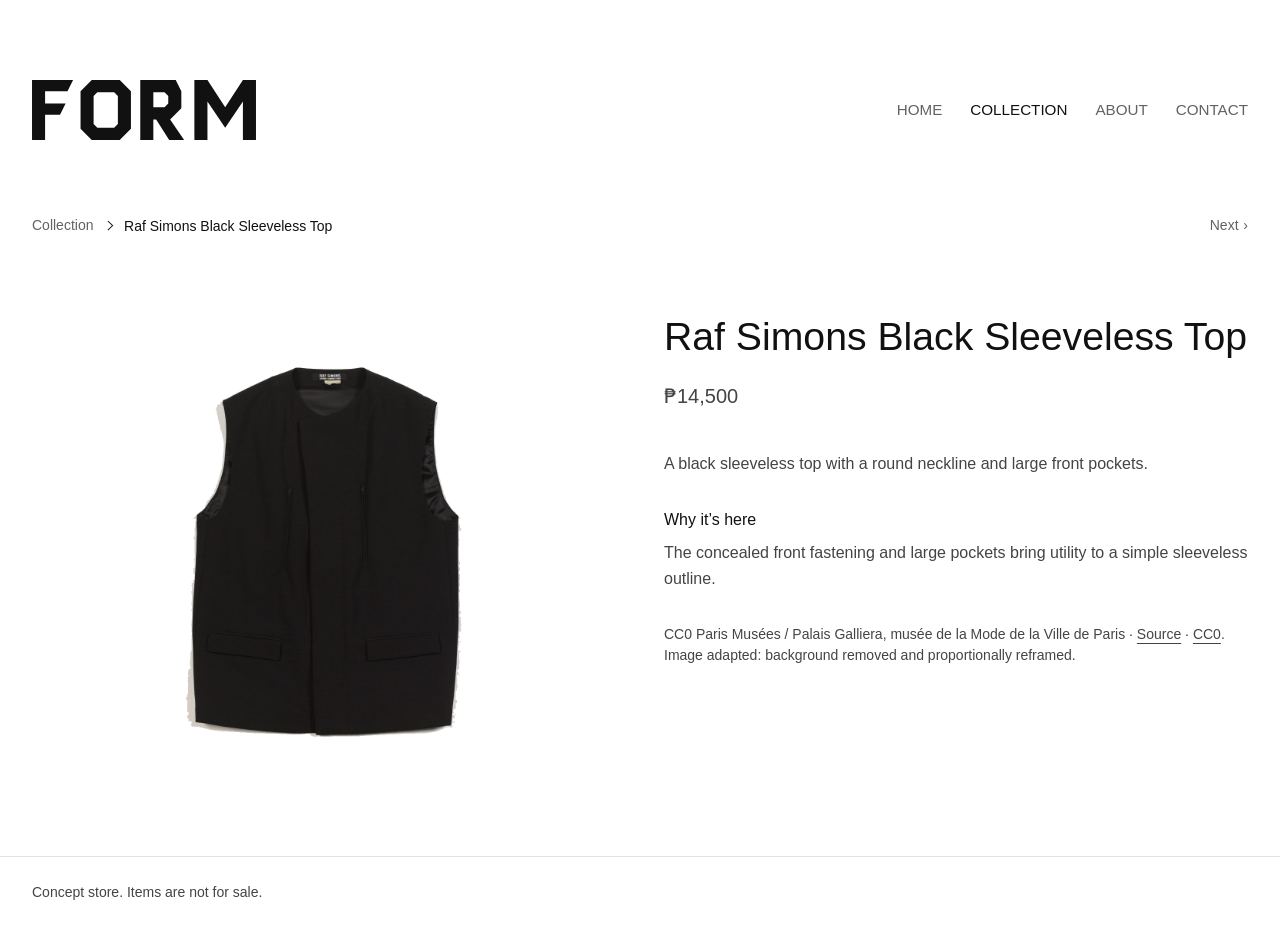
<file: product-form-04.html>
<!DOCTYPE html>
<html lang="en">
<head>
  <meta charset="UTF-8">
  <meta name="viewport" content="width=device-width, initial-scale=1">
  <meta name="description" content="A black sleeveless top with a round neckline and large front pockets. Concept store; items are not for sale.">
  <meta name="theme-color" content="#ffffff">
  <title>Raf Simons Black Sleeveless Top | FORM</title>
  <!-- EXTERNAL CSS: shared layout, typography, navigation, footer and responsive cards. -->
  <link rel="stylesheet" href="css/style.css">
  <link rel="icon" href="images/brand/favicon-32.png" type="image/png" sizes="32x32">
  <link rel="icon" href="images/brand/favicon.svg" type="image/svg+xml" sizes="any">
  <link rel="apple-touch-icon" href="images/brand/apple-touch-icon.png" sizes="180x180">
  <link rel="preload" href="fonts/BebasNeue-Regular.ttf" as="font" type="font/ttf" crossorigin>
</head>
<body>
  <a class="skip-link" href="#main">Skip to main content</a>
  <header class="site-header product-header"><div class="wrap header-inner">
    <a class="brand" href="index.html" aria-label="FORM home" translate="no"><img class="brand-logo" src="images/brand/logo-wordmark-dark.svg" alt="FORM" width="240" height="64"></a>
    <!-- HTML popover supplies mobile open/close and Escape without JavaScript. -->
    <button class="mobile-menu-toggle" type="button" popovertarget="main-navigation" aria-label="Open navigation">
      <svg width="28" height="24" viewBox="0 0 28 24" fill="currentColor" aria-hidden="true" focusable="false"><circle cx="5" cy="12" r="2"></circle><circle cx="14" cy="12" r="2"></circle><circle cx="23" cy="12" r="2"></circle></svg>
    </button>
    <nav class="main-nav" id="main-navigation" aria-label="Main navigation" popover="auto">
        <button class="mobile-menu-close" type="button" popovertarget="main-navigation" popovertargetaction="hide" aria-label="Close navigation">
          <svg width="24" height="24" viewBox="0 0 24 24" fill="none" stroke="currentColor" stroke-width="1.5" aria-hidden="true" focusable="false"><path d="m5 5 14 14M19 5 5 19"></path></svg>
        </button>
        <a href="index.html">Home</a>
        <a href="category-1.html" aria-current="true">Collection</a>
        <a href="about.html">About</a>
        <a href="contact.html">Contact</a>
    </nav>
  </div></header>
  <main id="main" class="product-page" tabindex="-1">
    <div class="wrap">
      <div class="product-context">
        <nav class="breadcrumb" aria-label="Breadcrumbs"><ol><li><a href="category-1.html">Collection</a></li><li><a href="product-form-04.html" aria-current="page">Raf Simons Black Sleeveless Top</a></li></ol></nav>
        <nav class="adjacent-products" aria-label="Product navigation"><a href="product-form-06.html" rel="next" aria-label="Next product: Raf Simons V-neck Jacket">Next<span aria-hidden="true"> ›</span></a></nav>
      </div>
      <article class="product-detail" id="form-04" aria-labelledby="title-form-04">
        <figure class="detail-photo"><img src="images/products/form-04.webp" alt="A black sleeveless top with a round neckline and large front pockets." width="1000" height="1250" fetchpriority="high"></figure>
        <div class="detail-copy"><h1 id="title-form-04">Raf Simons Black Sleeveless Top</h1><p class="price" aria-label="Demonstration price: PHP 14,500">₱14,500</p>
        <!-- Static product notes and complete image attribution; no checkout or live stock. -->
        <div class="product-notes">
          <p>A black sleeveless top with a round neckline and large front pockets.</p>
          <div class="design-note"><h2>Why it’s here</h2><p>The concealed front fastening and large pockets bring utility to a simple sleeveless outline.</p></div>
          <p class="image-credit">CC0 Paris Musées / Palais Galliera, musée de la Mode de la Ville de Paris · <a href="https://www.parismuseescollections.paris.fr/fr/palais-galliera/oeuvres/haut">Source</a> · <a href="https://creativecommons.org/publicdomain/zero/1.0/">CC0</a>. Image adapted: background removed and proportionally reframed.</p>
        </div></div>
      </article>
    </div>
  </main>
  <footer class="site-footer"><div class="wrap footer-inner"><p>Concept store. Items are not for sale.</p></div></footer>
</body>
</html>
</file>
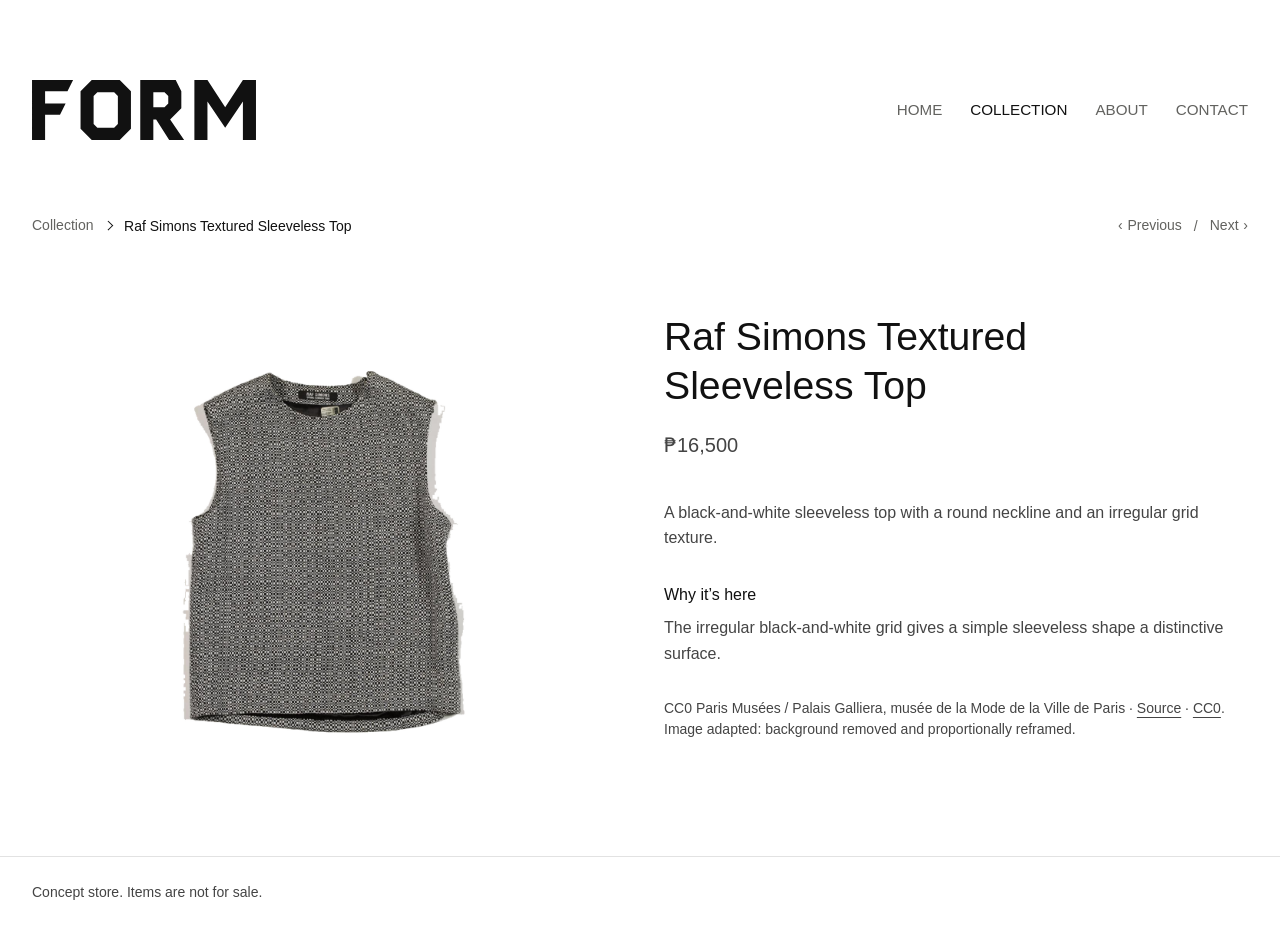
<file: product-form-05.html>
<!DOCTYPE html>
<html lang="en">
<head>
  <meta charset="UTF-8">
  <meta name="viewport" content="width=device-width, initial-scale=1">
  <meta name="description" content="A black-and-white sleeveless top with a round neckline and an irregular grid texture. Concept store; items are not for sale.">
  <meta name="theme-color" content="#ffffff">
  <title>Raf Simons Textured Sleeveless Top | FORM</title>
  <!-- EXTERNAL CSS: shared layout, typography, navigation, footer and responsive cards. -->
  <link rel="stylesheet" href="css/style.css">
  <link rel="icon" href="images/brand/favicon-32.png" type="image/png" sizes="32x32">
  <link rel="icon" href="images/brand/favicon.svg" type="image/svg+xml" sizes="any">
  <link rel="apple-touch-icon" href="images/brand/apple-touch-icon.png" sizes="180x180">
  <link rel="preload" href="fonts/BebasNeue-Regular.ttf" as="font" type="font/ttf" crossorigin>
</head>
<body>
  <a class="skip-link" href="#main">Skip to main content</a>
  <header class="site-header product-header"><div class="wrap header-inner">
    <a class="brand" href="index.html" aria-label="FORM home" translate="no"><img class="brand-logo" src="images/brand/logo-wordmark-dark.svg" alt="FORM" width="240" height="64"></a>
    <!-- HTML popover supplies mobile open/close and Escape without JavaScript. -->
    <button class="mobile-menu-toggle" type="button" popovertarget="main-navigation" aria-label="Open navigation">
      <svg width="28" height="24" viewBox="0 0 28 24" fill="currentColor" aria-hidden="true" focusable="false"><circle cx="5" cy="12" r="2"></circle><circle cx="14" cy="12" r="2"></circle><circle cx="23" cy="12" r="2"></circle></svg>
    </button>
    <nav class="main-nav" id="main-navigation" aria-label="Main navigation" popover="auto">
        <button class="mobile-menu-close" type="button" popovertarget="main-navigation" popovertargetaction="hide" aria-label="Close navigation">
          <svg width="24" height="24" viewBox="0 0 24 24" fill="none" stroke="currentColor" stroke-width="1.5" aria-hidden="true" focusable="false"><path d="m5 5 14 14M19 5 5 19"></path></svg>
        </button>
        <a href="index.html">Home</a>
        <a href="category-1.html" aria-current="true">Collection</a>
        <a href="about.html">About</a>
        <a href="contact.html">Contact</a>
    </nav>
  </div></header>
  <main id="main" class="product-page" tabindex="-1">
    <div class="wrap">
      <div class="product-context">
        <nav class="breadcrumb" aria-label="Breadcrumbs"><ol><li><a href="category-1.html">Collection</a></li><li><a href="product-form-05.html" aria-current="page">Raf Simons Textured Sleeveless Top</a></li></ol></nav>
        <nav class="adjacent-products" aria-label="Product navigation"><a href="product-form-01.html" rel="prev" aria-label="Previous product: Raf Simons Ivory Coat"><span aria-hidden="true">‹ </span>Previous</a><span class="product-nav-divider" aria-hidden="true">/</span><a href="product-form-02.html" rel="next" aria-label="Next product: Raf Simons Black Trousers">Next<span aria-hidden="true"> ›</span></a></nav>
      </div>
      <article class="product-detail" id="form-05" aria-labelledby="title-form-05">
        <figure class="detail-photo"><img src="images/products/form-05.webp" alt="A black-and-white sleeveless top with a round neckline and an irregular grid texture." width="1000" height="1250" fetchpriority="high"></figure>
        <div class="detail-copy"><h1 id="title-form-05">Raf Simons Textured Sleeveless Top</h1><p class="price" aria-label="Demonstration price: PHP 16,500">₱16,500</p>
        <!-- Static product notes and complete image attribution; no checkout or live stock. -->
        <div class="product-notes">
          <p>A black-and-white sleeveless top with a round neckline and an irregular grid texture.</p>
          <div class="design-note"><h2>Why it’s here</h2><p>The irregular black-and-white grid gives a simple sleeveless shape a distinctive surface.</p></div>
          <p class="image-credit">CC0 Paris Musées / Palais Galliera, musée de la Mode de la Ville de Paris · <a href="https://www.parismuseescollections.paris.fr/fr/palais-galliera/oeuvres/haut-17">Source</a> · <a href="https://creativecommons.org/publicdomain/zero/1.0/">CC0</a>. Image adapted: background removed and proportionally reframed.</p>
        </div></div>
      </article>
    </div>
  </main>
  <footer class="site-footer"><div class="wrap footer-inner"><p>Concept store. Items are not for sale.</p></div></footer>
</body>
</html>
</file>
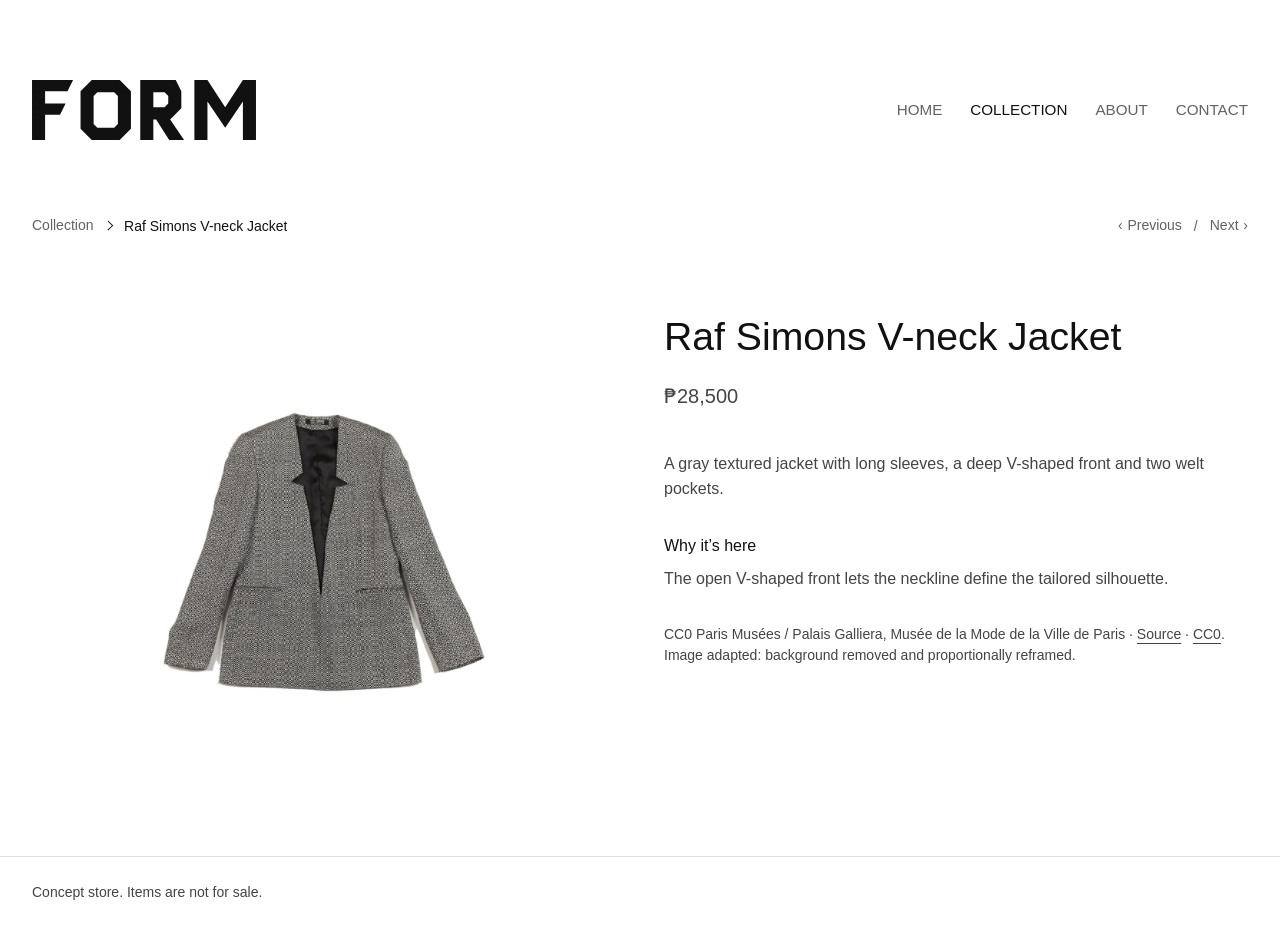
<file: product-form-06.html>
<!DOCTYPE html>
<html lang="en">
<head>
  <meta charset="UTF-8">
  <meta name="viewport" content="width=device-width, initial-scale=1">
  <meta name="description" content="A gray textured jacket with long sleeves, a deep V-shaped front and two welt pockets. Concept store; items are not for sale.">
  <meta name="theme-color" content="#ffffff">
  <title>Raf Simons V-neck Jacket | FORM</title>
  <!-- EXTERNAL CSS: shared layout, typography, navigation, footer and responsive cards. -->
  <link rel="stylesheet" href="css/style.css">
  <link rel="icon" href="images/brand/favicon-32.png" type="image/png" sizes="32x32">
  <link rel="icon" href="images/brand/favicon.svg" type="image/svg+xml" sizes="any">
  <link rel="apple-touch-icon" href="images/brand/apple-touch-icon.png" sizes="180x180">
  <link rel="preload" href="fonts/BebasNeue-Regular.ttf" as="font" type="font/ttf" crossorigin>
</head>
<body>
  <a class="skip-link" href="#main">Skip to main content</a>
  <header class="site-header product-header"><div class="wrap header-inner">
    <a class="brand" href="index.html" aria-label="FORM home" translate="no"><img class="brand-logo" src="images/brand/logo-wordmark-dark.svg" alt="FORM" width="240" height="64"></a>
    <!-- HTML popover supplies mobile open/close and Escape without JavaScript. -->
    <button class="mobile-menu-toggle" type="button" popovertarget="main-navigation" aria-label="Open navigation">
      <svg width="28" height="24" viewBox="0 0 28 24" fill="currentColor" aria-hidden="true" focusable="false"><circle cx="5" cy="12" r="2"></circle><circle cx="14" cy="12" r="2"></circle><circle cx="23" cy="12" r="2"></circle></svg>
    </button>
    <nav class="main-nav" id="main-navigation" aria-label="Main navigation" popover="auto">
        <button class="mobile-menu-close" type="button" popovertarget="main-navigation" popovertargetaction="hide" aria-label="Close navigation">
          <svg width="24" height="24" viewBox="0 0 24 24" fill="none" stroke="currentColor" stroke-width="1.5" aria-hidden="true" focusable="false"><path d="m5 5 14 14M19 5 5 19"></path></svg>
        </button>
        <a href="index.html">Home</a>
        <a href="category-1.html" aria-current="true">Collection</a>
        <a href="about.html">About</a>
        <a href="contact.html">Contact</a>
    </nav>
  </div></header>
  <main id="main" class="product-page" tabindex="-1">
    <div class="wrap">
      <div class="product-context">
        <nav class="breadcrumb" aria-label="Breadcrumbs"><ol><li><a href="category-1.html">Collection</a></li><li><a href="product-form-06.html" aria-current="page">Raf Simons V-neck Jacket</a></li></ol></nav>
        <nav class="adjacent-products" aria-label="Product navigation"><a href="product-form-04.html" rel="prev" aria-label="Previous product: Raf Simons Black Sleeveless Top"><span aria-hidden="true">‹ </span>Previous</a><span class="product-nav-divider" aria-hidden="true">/</span><a href="product-form-07.html" rel="next" aria-label="Next product: Helmut Lang Black Denim Jacket">Next<span aria-hidden="true"> ›</span></a></nav>
      </div>
      <article class="product-detail" id="form-06" aria-labelledby="title-form-06">
        <figure class="detail-photo"><img src="images/products/form-06.webp" alt="A gray textured jacket with long sleeves, a deep V-shaped front and two welt pockets." width="1000" height="1250" fetchpriority="high"></figure>
        <div class="detail-copy"><h1 id="title-form-06">Raf Simons V-neck Jacket</h1><p class="price" aria-label="Demonstration price: PHP 28,500">₱28,500</p>
        <!-- Static product notes and complete image attribution; no checkout or live stock. -->
        <div class="product-notes">
          <p>A gray textured jacket with long sleeves, a deep V-shaped front and two welt pockets.</p>
          <div class="design-note"><h2>Why it’s here</h2><p>The open V-shaped front lets the neckline define the tailored silhouette.</p></div>
          <p class="image-credit">CC0 Paris Musées / Palais Galliera, Musée de la Mode de la Ville de Paris · <a href="https://www.parismuseescollections.paris.fr/fr/palais-galliera/oeuvres/veste-565">Source</a> · <a href="https://creativecommons.org/publicdomain/zero/1.0/">CC0</a>. Image adapted: background removed and proportionally reframed.</p>
        </div></div>
      </article>
    </div>
  </main>
  <footer class="site-footer"><div class="wrap footer-inner"><p>Concept store. Items are not for sale.</p></div></footer>
</body>
</html>
</file>
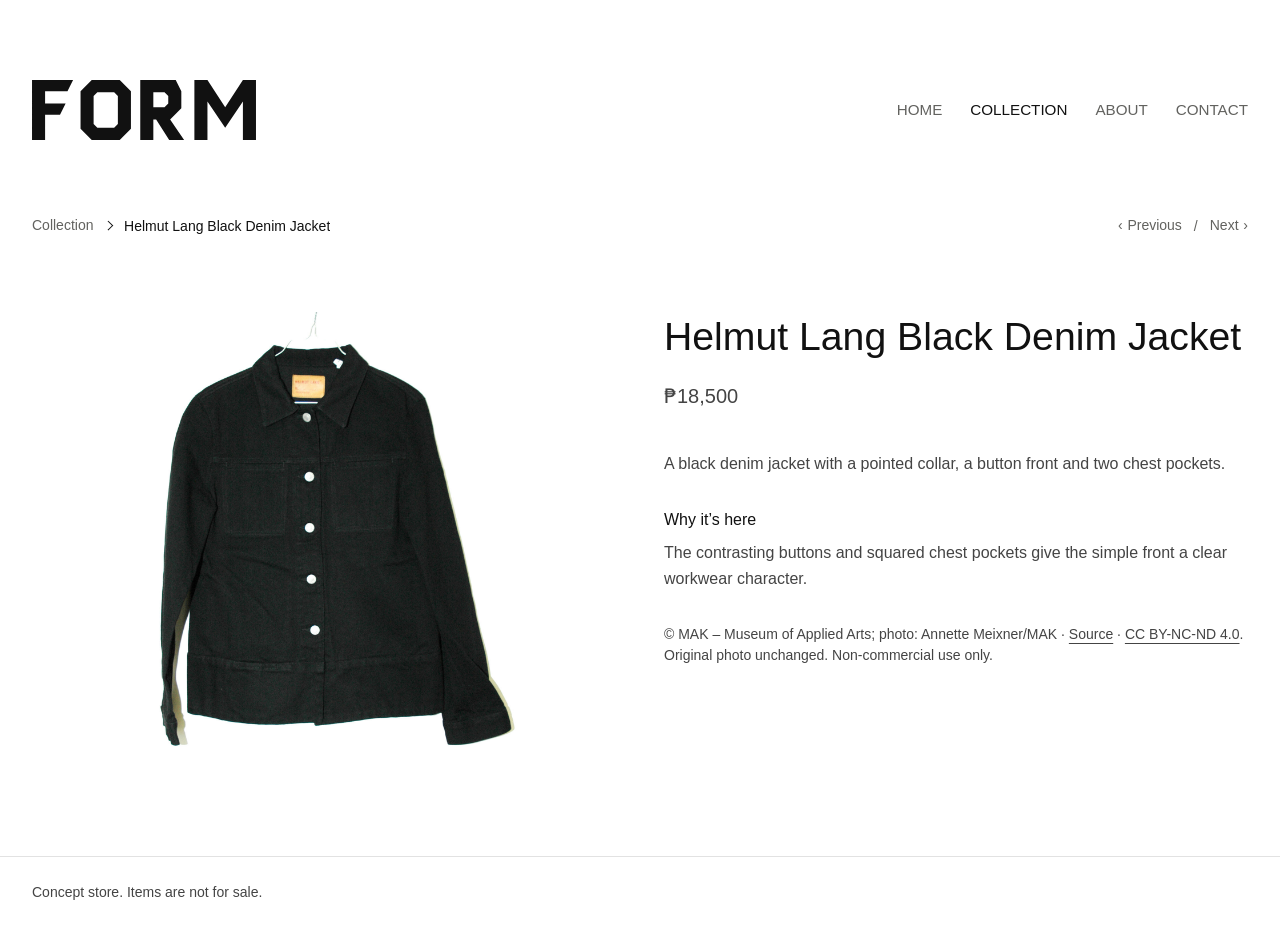
<file: product-form-07.html>
<!DOCTYPE html>
<html lang="en">
<head>
  <meta charset="UTF-8">
  <meta name="viewport" content="width=device-width, initial-scale=1">
  <meta name="description" content="A black denim jacket with a pointed collar, a button front and two chest pockets. Concept store; items are not for sale.">
  <meta name="theme-color" content="#ffffff">
  <title>Helmut Lang Black Denim Jacket | FORM</title>
  <!-- EXTERNAL CSS: shared layout, typography, navigation, footer and responsive cards. -->
  <link rel="stylesheet" href="css/style.css">
  <link rel="icon" href="images/brand/favicon-32.png" type="image/png" sizes="32x32">
  <link rel="icon" href="images/brand/favicon.svg" type="image/svg+xml" sizes="any">
  <link rel="apple-touch-icon" href="images/brand/apple-touch-icon.png" sizes="180x180">
  <link rel="preload" href="fonts/BebasNeue-Regular.ttf" as="font" type="font/ttf" crossorigin>
</head>
<body>
  <a class="skip-link" href="#main">Skip to main content</a>
  <header class="site-header product-header"><div class="wrap header-inner">
    <a class="brand" href="index.html" aria-label="FORM home" translate="no"><img class="brand-logo" src="images/brand/logo-wordmark-dark.svg" alt="FORM" width="240" height="64"></a>
    <!-- HTML popover supplies mobile open/close and Escape without JavaScript. -->
    <button class="mobile-menu-toggle" type="button" popovertarget="main-navigation" aria-label="Open navigation">
      <svg width="28" height="24" viewBox="0 0 28 24" fill="currentColor" aria-hidden="true" focusable="false"><circle cx="5" cy="12" r="2"></circle><circle cx="14" cy="12" r="2"></circle><circle cx="23" cy="12" r="2"></circle></svg>
    </button>
    <nav class="main-nav" id="main-navigation" aria-label="Main navigation" popover="auto">
        <button class="mobile-menu-close" type="button" popovertarget="main-navigation" popovertargetaction="hide" aria-label="Close navigation">
          <svg width="24" height="24" viewBox="0 0 24 24" fill="none" stroke="currentColor" stroke-width="1.5" aria-hidden="true" focusable="false"><path d="m5 5 14 14M19 5 5 19"></path></svg>
        </button>
        <a href="index.html">Home</a>
        <a href="category-1.html" aria-current="true">Collection</a>
        <a href="about.html">About</a>
        <a href="contact.html">Contact</a>
    </nav>
  </div></header>
  <main id="main" class="product-page" tabindex="-1">
    <div class="wrap">
      <div class="product-context">
        <nav class="breadcrumb" aria-label="Breadcrumbs"><ol><li><a href="category-1.html">Collection</a></li><li><a href="product-form-07.html" aria-current="page">Helmut Lang Black Denim Jacket</a></li></ol></nav>
        <nav class="adjacent-products" aria-label="Product navigation"><a href="product-form-06.html" rel="prev" aria-label="Previous product: Raf Simons V-neck Jacket"><span aria-hidden="true">‹ </span>Previous</a><span class="product-nav-divider" aria-hidden="true">/</span><a href="product-form-01.html" rel="next" aria-label="Next product: Raf Simons Ivory Coat">Next<span aria-hidden="true"> ›</span></a></nav>
      </div>
      <article class="product-detail" id="form-07" aria-labelledby="title-form-07">
        <figure class="detail-photo"><img src="images/products/form-07.jpg" alt="A black denim jacket with a pointed collar, a button front and two chest pockets." width="1394" height="1680" fetchpriority="high"></figure>
        <div class="detail-copy"><h1 id="title-form-07">Helmut Lang Black Denim Jacket</h1><p class="price" aria-label="Demonstration price: PHP 18,500">₱18,500</p>
        <!-- Static product notes and complete image attribution; no checkout or live stock. -->
        <div class="product-notes">
          <p>A black denim jacket with a pointed collar, a button front and two chest pockets.</p>
          <div class="design-note"><h2>Why it’s here</h2><p>The contrasting buttons and squared chest pockets give the simple front a clear workwear character.</p></div>
          <p class="image-credit">© MAK – Museum of Applied Arts; photo: Annette Meixner/MAK · <a href="https://sammlung.mak.at/en/collect/denim-jacket-black_44008">Source</a> · <a href="https://creativecommons.org/licenses/by-nc-nd/4.0/">CC BY-NC-ND 4.0</a>. Original photo unchanged. Non-commercial use only.</p>
        </div></div>
      </article>
    </div>
  </main>
  <footer class="site-footer"><div class="wrap footer-inner"><p>Concept store. Items are not for sale.</p></div></footer>
</body>
</html>
</file>
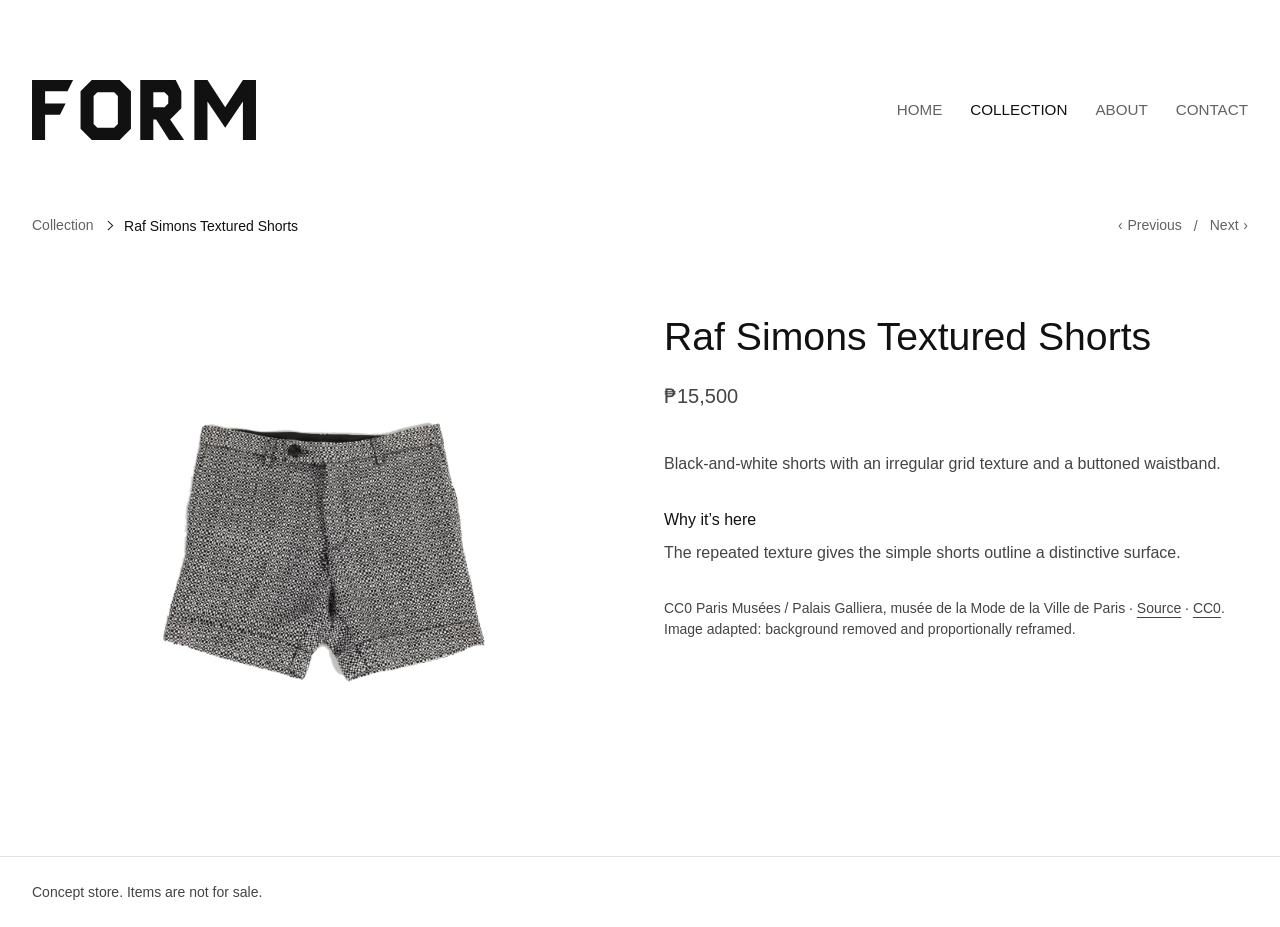
<file: product-form-08.html>
<!DOCTYPE html>
<html lang="en">
<head>
  <meta charset="UTF-8">
  <meta name="viewport" content="width=device-width, initial-scale=1">
  <meta name="description" content="Black-and-white shorts with an irregular grid texture and a buttoned waistband. Concept store; items are not for sale.">
  <meta name="theme-color" content="#ffffff">
  <title>Raf Simons Textured Shorts | FORM</title>
  <!-- EXTERNAL CSS: shared layout, typography, navigation, footer and responsive cards. -->
  <link rel="stylesheet" href="css/style.css">
  <link rel="icon" href="images/brand/favicon-32.png" type="image/png" sizes="32x32">
  <link rel="icon" href="images/brand/favicon.svg" type="image/svg+xml" sizes="any">
  <link rel="apple-touch-icon" href="images/brand/apple-touch-icon.png" sizes="180x180">
  <link rel="preload" href="fonts/BebasNeue-Regular.ttf" as="font" type="font/ttf" crossorigin>
</head>
<body>
  <a class="skip-link" href="#main">Skip to main content</a>
  <header class="site-header product-header"><div class="wrap header-inner">
    <a class="brand" href="index.html" aria-label="FORM home" translate="no"><img class="brand-logo" src="images/brand/logo-wordmark-dark.svg" alt="FORM" width="240" height="64"></a>
    <!-- HTML popover supplies mobile open/close and Escape without JavaScript. -->
    <button class="mobile-menu-toggle" type="button" popovertarget="main-navigation" aria-label="Open navigation">
      <svg width="28" height="24" viewBox="0 0 28 24" fill="currentColor" aria-hidden="true" focusable="false"><circle cx="5" cy="12" r="2"></circle><circle cx="14" cy="12" r="2"></circle><circle cx="23" cy="12" r="2"></circle></svg>
    </button>
    <nav class="main-nav" id="main-navigation" aria-label="Main navigation" popover="auto">
        <button class="mobile-menu-close" type="button" popovertarget="main-navigation" popovertargetaction="hide" aria-label="Close navigation">
          <svg width="24" height="24" viewBox="0 0 24 24" fill="none" stroke="currentColor" stroke-width="1.5" aria-hidden="true" focusable="false"><path d="m5 5 14 14M19 5 5 19"></path></svg>
        </button>
        <a href="index.html">Home</a>
        <a href="category-1.html" aria-current="true">Collection</a>
        <a href="about.html">About</a>
        <a href="contact.html">Contact</a>
    </nav>
  </div></header>
  <main id="main" class="product-page" tabindex="-1">
    <div class="wrap">
      <div class="product-context">
        <nav class="breadcrumb" aria-label="Breadcrumbs"><ol><li><a href="category-1.html">Collection</a></li><li><a href="product-form-08.html" aria-current="page">Raf Simons Textured Shorts</a></li></ol></nav>
        <nav class="adjacent-products" aria-label="Product navigation"><a href="product-form-03.html" rel="prev" aria-label="Previous product: Raf Simons Bermuda Shorts"><span aria-hidden="true">‹ </span>Previous</a><span class="product-nav-divider" aria-hidden="true">/</span><a href="product-form-09.html" rel="next" aria-label="Next product: Raf Simons Black Pleated Shorts">Next<span aria-hidden="true"> ›</span></a></nav>
      </div>
      <article class="product-detail" id="form-08" aria-labelledby="title-form-08">
        <figure class="detail-photo"><img src="images/products/form-08.webp" alt="Black-and-white shorts with an irregular grid texture and a buttoned waistband." width="1000" height="1250" fetchpriority="high"></figure>
        <div class="detail-copy"><h1 id="title-form-08">Raf Simons Textured Shorts</h1><p class="price" aria-label="Demonstration price: PHP 15,500">₱15,500</p>
        <!-- Static product notes and complete image attribution; no checkout or live stock. -->
        <div class="product-notes">
          <p>Black-and-white shorts with an irregular grid texture and a buttoned waistband.</p>
          <div class="design-note"><h2>Why it’s here</h2><p>The repeated texture gives the simple shorts outline a distinctive surface.</p></div>
          <p class="image-credit">CC0 Paris Musées / Palais Galliera, musée de la Mode de la Ville de Paris · <a href="https://www.parismuseescollections.paris.fr/fr/palais-galliera/oeuvres/short-4">Source</a> · <a href="https://creativecommons.org/publicdomain/zero/1.0/">CC0</a>. Image adapted: background removed and proportionally reframed.</p>
        </div></div>
      </article>
    </div>
  </main>
  <footer class="site-footer"><div class="wrap footer-inner"><p>Concept store. Items are not for sale.</p></div></footer>
</body>
</html>
</file>
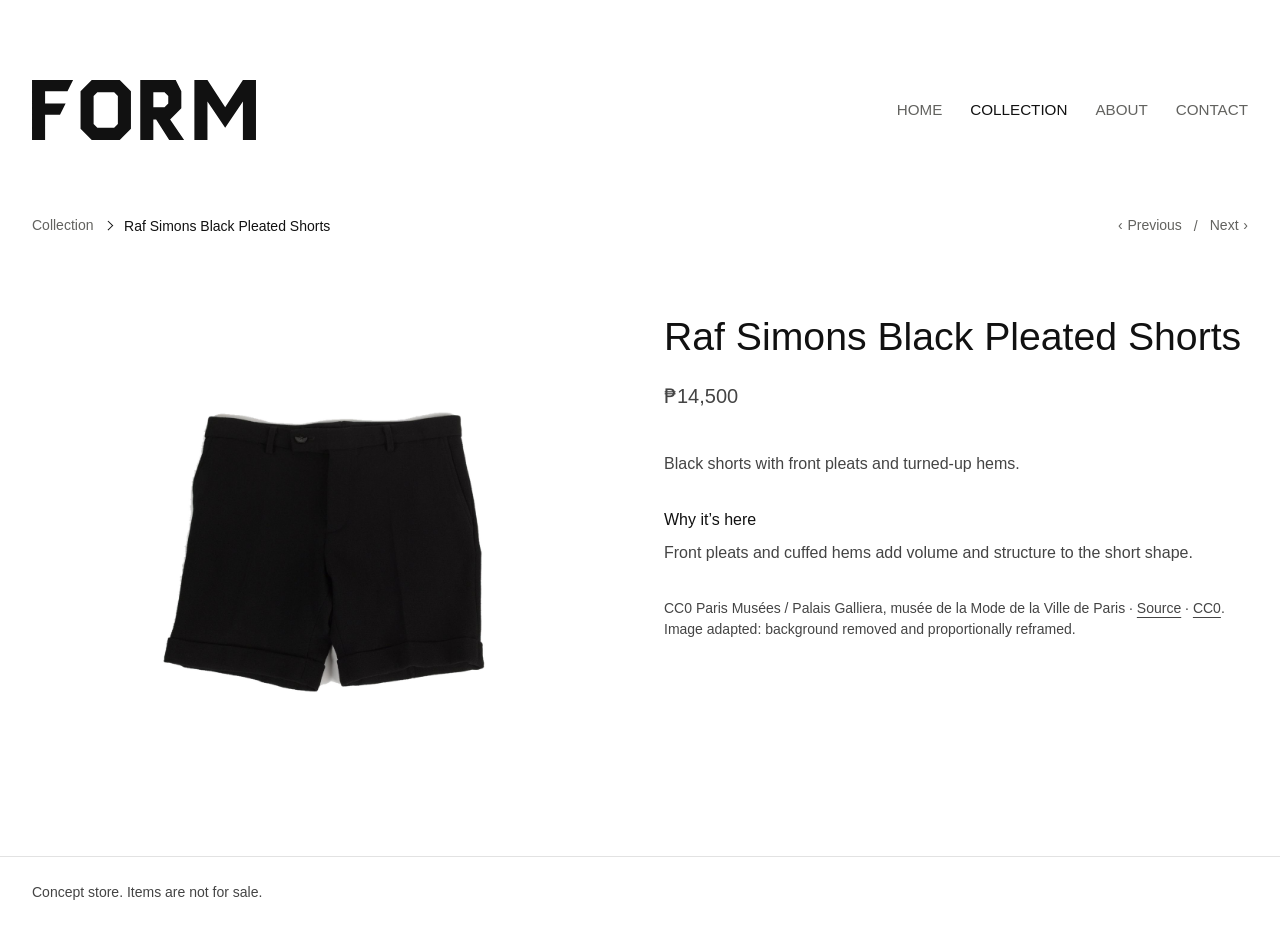
<file: product-form-09.html>
<!DOCTYPE html>
<html lang="en">
<head>
  <meta charset="UTF-8">
  <meta name="viewport" content="width=device-width, initial-scale=1">
  <meta name="description" content="Black shorts with front pleats and turned-up hems. Concept store; items are not for sale.">
  <meta name="theme-color" content="#ffffff">
  <title>Raf Simons Black Pleated Shorts | FORM</title>
  <!-- EXTERNAL CSS: shared layout, typography, navigation, footer and responsive cards. -->
  <link rel="stylesheet" href="css/style.css">
  <link rel="icon" href="images/brand/favicon-32.png" type="image/png" sizes="32x32">
  <link rel="icon" href="images/brand/favicon.svg" type="image/svg+xml" sizes="any">
  <link rel="apple-touch-icon" href="images/brand/apple-touch-icon.png" sizes="180x180">
  <link rel="preload" href="fonts/BebasNeue-Regular.ttf" as="font" type="font/ttf" crossorigin>
</head>
<body>
  <a class="skip-link" href="#main">Skip to main content</a>
  <header class="site-header product-header"><div class="wrap header-inner">
    <a class="brand" href="index.html" aria-label="FORM home" translate="no"><img class="brand-logo" src="images/brand/logo-wordmark-dark.svg" alt="FORM" width="240" height="64"></a>
    <!-- HTML popover supplies mobile open/close and Escape without JavaScript. -->
    <button class="mobile-menu-toggle" type="button" popovertarget="main-navigation" aria-label="Open navigation">
      <svg width="28" height="24" viewBox="0 0 28 24" fill="currentColor" aria-hidden="true" focusable="false"><circle cx="5" cy="12" r="2"></circle><circle cx="14" cy="12" r="2"></circle><circle cx="23" cy="12" r="2"></circle></svg>
    </button>
    <nav class="main-nav" id="main-navigation" aria-label="Main navigation" popover="auto">
        <button class="mobile-menu-close" type="button" popovertarget="main-navigation" popovertargetaction="hide" aria-label="Close navigation">
          <svg width="24" height="24" viewBox="0 0 24 24" fill="none" stroke="currentColor" stroke-width="1.5" aria-hidden="true" focusable="false"><path d="m5 5 14 14M19 5 5 19"></path></svg>
        </button>
        <a href="index.html">Home</a>
        <a href="category-1.html" aria-current="true">Collection</a>
        <a href="about.html">About</a>
        <a href="contact.html">Contact</a>
    </nav>
  </div></header>
  <main id="main" class="product-page" tabindex="-1">
    <div class="wrap">
      <div class="product-context">
        <nav class="breadcrumb" aria-label="Breadcrumbs"><ol><li><a href="category-1.html">Collection</a></li><li><a href="product-form-09.html" aria-current="page">Raf Simons Black Pleated Shorts</a></li></ol></nav>
        <nav class="adjacent-products" aria-label="Product navigation"><a href="product-form-08.html" rel="prev" aria-label="Previous product: Raf Simons Textured Shorts"><span aria-hidden="true">‹ </span>Previous</a><span class="product-nav-divider" aria-hidden="true">/</span><a href="product-form-10.html" rel="next" aria-label="Next product: Helmut Lang Band-Collar Jacket">Next<span aria-hidden="true"> ›</span></a></nav>
      </div>
      <article class="product-detail" id="form-09" aria-labelledby="title-form-09">
        <figure class="detail-photo"><img src="images/products/form-09.webp" alt="Black shorts with front pleats and turned-up hems." width="1000" height="1250" fetchpriority="high"></figure>
        <div class="detail-copy"><h1 id="title-form-09">Raf Simons Black Pleated Shorts</h1><p class="price" aria-label="Demonstration price: PHP 14,500">₱14,500</p>
        <!-- Static product notes and complete image attribution; no checkout or live stock. -->
        <div class="product-notes">
          <p>Black shorts with front pleats and turned-up hems.</p>
          <div class="design-note"><h2>Why it’s here</h2><p>Front pleats and cuffed hems add volume and structure to the short shape.</p></div>
          <p class="image-credit">CC0 Paris Musées / Palais Galliera, musée de la Mode de la Ville de Paris · <a href="https://www.parismuseescollections.paris.fr/fr/palais-galliera/oeuvres/short-5">Source</a> · <a href="https://creativecommons.org/publicdomain/zero/1.0/">CC0</a>. Image adapted: background removed and proportionally reframed.</p>
        </div></div>
      </article>
    </div>
  </main>
  <footer class="site-footer"><div class="wrap footer-inner"><p>Concept store. Items are not for sale.</p></div></footer>
</body>
</html>
</file>
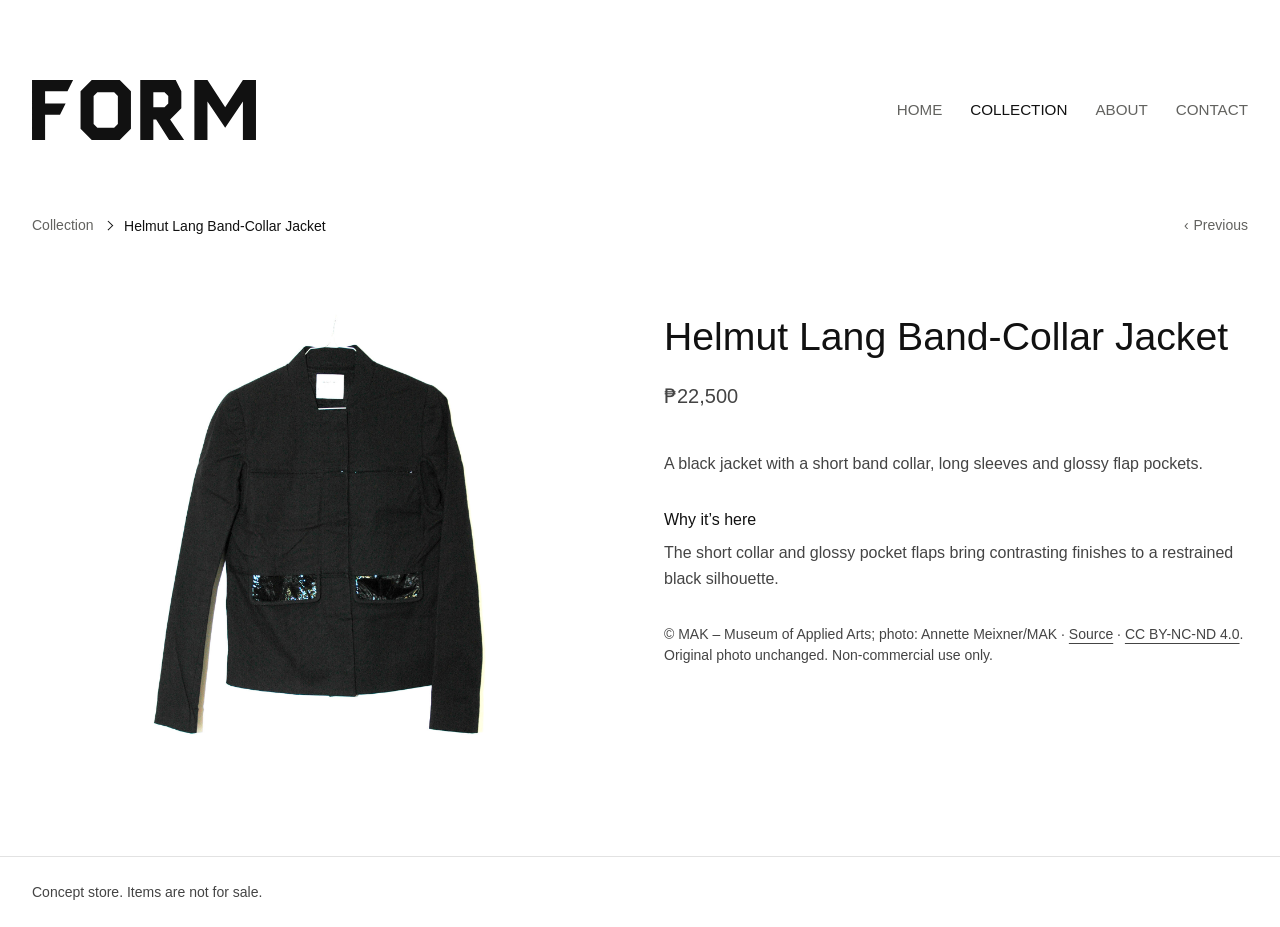
<file: product-form-10.html>
<!DOCTYPE html>
<html lang="en">
<head>
  <meta charset="UTF-8">
  <meta name="viewport" content="width=device-width, initial-scale=1">
  <meta name="description" content="A black jacket with a short band collar, long sleeves and glossy flap pockets. Concept store; items are not for sale.">
  <meta name="theme-color" content="#ffffff">
  <title>Helmut Lang Band-Collar Jacket | FORM</title>
  <!-- EXTERNAL CSS: shared layout, typography, navigation, footer and responsive cards. -->
  <link rel="stylesheet" href="css/style.css">
  <link rel="icon" href="images/brand/favicon-32.png" type="image/png" sizes="32x32">
  <link rel="icon" href="images/brand/favicon.svg" type="image/svg+xml" sizes="any">
  <link rel="apple-touch-icon" href="images/brand/apple-touch-icon.png" sizes="180x180">
  <link rel="preload" href="fonts/BebasNeue-Regular.ttf" as="font" type="font/ttf" crossorigin>
</head>
<body>
  <a class="skip-link" href="#main">Skip to main content</a>
  <header class="site-header product-header"><div class="wrap header-inner">
    <a class="brand" href="index.html" aria-label="FORM home" translate="no"><img class="brand-logo" src="images/brand/logo-wordmark-dark.svg" alt="FORM" width="240" height="64"></a>
    <!-- HTML popover supplies mobile open/close and Escape without JavaScript. -->
    <button class="mobile-menu-toggle" type="button" popovertarget="main-navigation" aria-label="Open navigation">
      <svg width="28" height="24" viewBox="0 0 28 24" fill="currentColor" aria-hidden="true" focusable="false"><circle cx="5" cy="12" r="2"></circle><circle cx="14" cy="12" r="2"></circle><circle cx="23" cy="12" r="2"></circle></svg>
    </button>
    <nav class="main-nav" id="main-navigation" aria-label="Main navigation" popover="auto">
        <button class="mobile-menu-close" type="button" popovertarget="main-navigation" popovertargetaction="hide" aria-label="Close navigation">
          <svg width="24" height="24" viewBox="0 0 24 24" fill="none" stroke="currentColor" stroke-width="1.5" aria-hidden="true" focusable="false"><path d="m5 5 14 14M19 5 5 19"></path></svg>
        </button>
        <a href="index.html">Home</a>
        <a href="category-1.html" aria-current="true">Collection</a>
        <a href="about.html">About</a>
        <a href="contact.html">Contact</a>
    </nav>
  </div></header>
  <main id="main" class="product-page" tabindex="-1">
    <div class="wrap">
      <div class="product-context">
        <nav class="breadcrumb" aria-label="Breadcrumbs"><ol><li><a href="category-1.html">Collection</a></li><li><a href="product-form-10.html" aria-current="page">Helmut Lang Band-Collar Jacket</a></li></ol></nav>
        <nav class="adjacent-products" aria-label="Product navigation"><a href="product-form-09.html" rel="prev" aria-label="Previous product: Raf Simons Black Pleated Shorts"><span aria-hidden="true">‹ </span>Previous</a></nav>
      </div>
      <article class="product-detail" id="form-10" aria-labelledby="title-form-10">
        <figure class="detail-photo"><img src="images/products/form-10.jpg" alt="A black jacket with a short band collar, long sleeves and glossy flap pockets." width="1281" height="1680" fetchpriority="high"></figure>
        <div class="detail-copy"><h1 id="title-form-10">Helmut Lang Band-Collar Jacket</h1><p class="price" aria-label="Demonstration price: PHP 22,500">₱22,500</p>
        <!-- Static product notes and complete image attribution; no checkout or live stock. -->
        <div class="product-notes">
          <p>A black jacket with a short band collar, long sleeves and glossy flap pockets.</p>
          <div class="design-note"><h2>Why it’s here</h2><p>The short collar and glossy pocket flaps bring contrasting finishes to a restrained black silhouette.</p></div>
          <p class="image-credit">© MAK – Museum of Applied Arts; photo: Annette Meixner/MAK · <a href="https://sammlung.mak.at/en/collect/womens-jacket-with-band-collar-and-flap-pockets-black_44005">Source</a> · <a href="https://creativecommons.org/licenses/by-nc-nd/4.0/">CC BY-NC-ND 4.0</a>. Original photo unchanged. Non-commercial use only.</p>
        </div></div>
      </article>
    </div>
  </main>
  <footer class="site-footer"><div class="wrap footer-inner"><p>Concept store. Items are not for sale.</p></div></footer>
</body>
</html>
</file>
<file: css/style.css>
/* EXTERNAL CSS: every HTML page uses this shared stylesheet.
   It controls colors, typography, navigation, footer, responsive cards and hover states. */
@font-face {
  font-family: "Bebas Neue";
  src: url("../fonts/BebasNeue-Regular.ttf") format("truetype");
  font-weight: 400;
  font-style: normal;
  font-display: swap;
}
:root {
  color-scheme: light;
  --bg: #ffffff;
  --panel: #ffffff;
  --ink: #111111;
  --muted: #444444;
  --line: #e2e2e2;
  --interactive: #000000;
  --pressed: #333333;
  --field-border: #767676;
  --image-bg: #ffffff;
  --font-body: Arial, Helvetica, sans-serif;
  --display: "Bebas Neue", Impact, "Arial Narrow", sans-serif;
  --space-1: 0.25rem;
  --space-2: 0.5rem;
  --space-3: 0.75rem;
  --space-4: 1rem;
  --space-5: 1.25rem;
  --space-6: 1.5rem;
  --space-8: 2rem;
  --space-10: 2.5rem;
  --space-14: 3.5rem;
}

/* 1. Base styles and accessible defaults. */
* { box-sizing: border-box; }
body { margin: 0; background: var(--bg); color: var(--ink); font: 1rem/1.6 var(--font-body); }
img { display: block; max-width: 100%; height: auto; }
a { color: inherit; text-underline-offset: 0.3em; }
button, input, textarea { font: inherit; }
a, button { touch-action: manipulation; }
button { cursor: pointer; }
h1, h2, h3, p { margin-top: 0; }
h1, h2, h3 { line-height: 1.1; text-wrap: balance; overflow-wrap: anywhere; }
h1, h2 { font-family: var(--display); font-weight: 400; }
h1 { font-size: clamp(3rem, 1.5rem + 4vw, 6rem); }
h2 { font-size: clamp(2rem, 1rem + 2.5vw, 3.5rem); }
h3 { font-size: 1.05rem; }
p { margin-bottom: 1rem; }
::selection { background: var(--ink); color: var(--bg); }
:focus-visible { outline: 3px solid var(--interactive); outline-offset: 5px; }
[id] { scroll-margin-top: 1.5rem; }
.wrap { width: min(100% - 4rem, 1280px); margin-inline: auto; }
.muted { color: var(--muted); }
.skip-link { position: absolute; top: -10rem; left: 1rem; z-index: 5; background: white; color: black; padding: 0.8rem 1rem; }
.skip-link:focus { top: 1rem; }

/* 2. Spacious shared header: right-aligned navigation, with one HTML tree. */
.site-header { background: var(--bg); color: #111111; }
.header-inner { display: grid; grid-template-columns: minmax(0, 1fr) auto; align-items: center; gap: 1rem; min-height: 14rem; padding-block: 2rem; }
.header-inner > .brand { justify-self: start; min-width: 0; max-width: 100%; }
.brand { display: inline-flex; align-items: center; min-height: 48px; text-decoration: none; }
.brand-logo { width: 14rem; height: auto; }
.brand:hover .brand-logo { filter: brightness(1.07); }
.main-nav { grid-column: 2; justify-self: end; display: flex; flex-wrap: wrap; justify-content: flex-end; gap: 0.25rem 1.75rem; }
.main-nav a { display: inline-flex; align-items: center; min-height: 48px; border: 0; text-decoration: none; color: #62625f; font-size: 0.95rem; text-transform: uppercase; }
.main-nav a:hover, .main-nav a[aria-current] { color: #111111; }

/* Keep the same links visible on phones, below the logo. */
@media (max-width: 44rem) {
  .header-inner { display: flex; flex-wrap: wrap; align-content: center; min-height: 10rem; padding-block: 1.5rem; }
  .main-nav { width: 100%; justify-content: space-between; gap: 0.25rem 0.5rem; }
}

/* 3. Shared actions and products. Grid sets the columns; Flexbox aligns card links. */
.button { display: inline-flex; justify-content: center; align-items: center; max-width: 100%; min-height: 48px; padding: 0.8rem 1.4rem; border: 1px solid var(--ink); background: var(--ink); color: #ffffff; font-size: 0.9rem; font-weight: bold; text-decoration: none; overflow-wrap: anywhere; }
.button:hover { background: var(--interactive); border-color: var(--interactive); text-decoration: underline; }
.button:active { background: var(--pressed); border-color: var(--pressed); }
.text-link { display: inline-flex; align-items: center; min-height: 48px; font-size: 0.9rem; font-weight: bold; }
.text-link:hover { text-decoration-thickness: 2px; }
.badge { display: inline-block; padding: var(--space-1) var(--space-3); border: 1px solid var(--line); background: var(--panel); color: var(--ink); font-size: 0.8rem; }
.section { padding-block: var(--space-14); }
.section-heading { display: flex; justify-content: space-between; align-items: flex-end; flex-wrap: wrap; gap: 0.75rem 1.5rem; margin-bottom: 1.5rem; }
.section-heading h2 { margin: 0; }
.product-grid { display: grid; grid-template-columns: repeat(4, minmax(0, 1fr)); gap: var(--space-10) var(--space-6); }
.product-card { display: flex; flex-direction: column; min-width: 0; overflow-wrap: anywhere; }
.product-image { position: relative; background: var(--image-bg); }
.product-image img { width: 100%; height: 310px; object-fit: contain; padding: 0.75rem; transition: transform 160ms; }
.product-card:hover .product-image img, .product-card:focus-within .product-image img { transform: translateY(-3px); }
.product-image .badge { position: absolute; top: var(--space-3); right: var(--space-3); }
.product-content { display: flex; flex: 1; flex-direction: column; padding-top: 1rem; }
.product-topline { display: flex; flex-direction: column; align-items: center; text-align: center; gap: var(--space-1); margin-bottom: var(--space-3); }
/* Product titles use ordinary readable type, at the appropriate heading level. */
.product-topline h2, .product-topline h3 { margin: 0; max-width: 100%; font: normal 1rem/1.35 var(--font-body); }
.price { font-size: 0.95rem; font-weight: bold; font-variant-numeric: tabular-nums; }
.product-topline .price { font: normal 1rem/1.35 var(--font-body); font-variant-numeric: tabular-nums; }
.product-content > p { color: var(--muted); font-size: 0.9rem; }
.product-content > .text-link { align-self: flex-start; margin-top: auto; }

/* 4. Home. The page-specific hero background and grid are internal CSS. */
.hero-image { margin: 0; min-width: 0; }
.hero-image img { width: 100%; height: 440px; object-fit: contain; }
.hero-copy { padding: 2.5rem; align-self: center; min-width: 0; }
.hero-copy h1 { font-size: clamp(2.75rem, 1.5rem + 3vw, 5rem); margin-bottom: 1.25rem; }
.hero-copy p { max-width: 30rem; color: var(--muted); }
.hero-copy .brand-tagline { color: var(--ink); font-size: 1.25rem; line-height: 1.4; margin-bottom: var(--space-3); }
.hero-copy .hero-collection-link {
  display: inline-flex;
  align-items: center;
  min-height: 48px;
  margin-top: 0.75rem;
  color: #62625f;
  font-size: 0.95rem;
  text-decoration: none;
}
.hero-copy .hero-collection-link:hover,
.hero-copy .hero-collection-link:focus-visible,
.hero-copy .hero-collection-link:active { color: #111111; }

/* 5. Category, product details and the required store/team story. */
.page-intro { padding-block: 3rem 1.5rem; }
.page-intro h1 { margin-bottom: 1rem; }
.page-intro p { max-width: 43rem; color: var(--muted); }
.catalog-section { padding-bottom: 3rem; }
.product-detail { display: grid; grid-template-columns: 1fr 1fr; gap: 3rem; align-items: center; padding-block: 2.5rem; border-top: 1px solid var(--line); }
.product-detail:target { border-top-color: var(--ink); }
.detail-photo { background: #ffffff; }
.detail-photo img { width: 100%; height: 480px; padding: 0; object-fit: contain; }
.detail-copy h2 { margin-bottom: 1rem; }
.detail-copy p { color: var(--muted); }
.detail-copy .price { font: normal 1.25rem/1.5 var(--font-body); font-variant-numeric: tabular-nums; color: var(--muted); }
.detail-copy .button { margin-top: 0.75rem; }
.story-layout { display: grid; grid-template-columns: 1fr 1fr; gap: 3rem; align-items: center; }
.story-layout figure { margin: 0; }
.story-layout img { width: 100%; aspect-ratio: 4 / 3; object-fit: contain; }
.prose p { color: var(--muted); }
.team-card { padding: 1.5rem; border: 1px solid var(--line); }
.team-card h3 { margin-bottom: 0.75rem; font-size: 1.25rem; }
.team-card p:last-child { margin-bottom: 0; }
.project-note { margin-top: 1rem; font-size: 0.875rem; color: var(--muted); }

/* 6. Native HTML form demonstration: submit closes its open dialog.
   The adjacent result then appears. No network request or JavaScript is used. */
.contact-section { width: min(100%, 42rem); margin-inline: auto; padding-bottom: 3rem; }
.inquiry-dialog { position: static; width: 100%; max-width: none; padding: 0; margin: 0; border: 0; background: transparent; color: inherit; }
.inquiry-dialog[open] + .demo-result { display: none; }
.inquiry-dialog h2 { margin-bottom: 0.75rem; }
.form-note { color: var(--muted); font-size: 0.9rem; }
.field { display: flex; flex-direction: column; gap: 0.4rem; margin-bottom: 1.25rem; }
label { font-size: 0.95rem; font-weight: bold; }
label span { color: var(--muted); font-weight: normal; }
input, textarea { width: 100%; min-height: 48px; border: 1px solid var(--field-border); border-radius: 0; padding: 0.85rem; background: var(--panel); color: var(--ink); font-size: 1rem; }
textarea { min-height: 150px; resize: vertical; }
input:user-invalid, textarea:user-invalid { border: 2px dashed #111111; }
.demo-result { padding: 1.5rem; border: 1px solid var(--line); }
.demo-result p { color: var(--muted); }

/* 7. One compact footer notice identifies the static demonstration. */
.site-footer { margin-top: 1.5rem; border-top: 1px solid var(--line); }
.footer-inner { display: flex; justify-content: space-between; flex-wrap: wrap; gap: 0.5rem 2rem; padding-block: 1.5rem; color: var(--muted); font-size: 0.875rem; }
.footer-inner p { margin: 0; }

/* 8. Responsive layouts keep source order and let text wrap naturally. */
.product-detail > *, .story-layout > * { min-width: 0; }
@media (max-width: 1100px) {
  .product-grid { grid-template-columns: repeat(3, minmax(0, 1fr)); }
  .product-image img { height: 290px; }
}
@media (max-width: 800px) {
  .product-grid { grid-template-columns: repeat(2, minmax(0, 1fr)); }
  .hero-copy { padding: 2rem; }
  .product-detail, .story-layout { gap: 2rem; }
}
@media (max-width: 600px) {
  .wrap { width: calc(100% - 2rem); }
  .header-inner { gap: 0.25rem; }
  .main-nav { width: 100%; justify-content: space-between; gap: 0.25rem; }
  .hero-image img { height: 300px; }
  .hero-copy { padding: 1.5rem; }
  .product-detail, .story-layout { grid-template-columns: minmax(0, 1fr); gap: 1.5rem; }
  .detail-photo img { height: 380px; }
  .section { padding-block: 2.5rem; }
  .page-intro { padding-top: 2.25rem; }
}
@media (prefers-reduced-motion: reduce) {
  *, *::before, *::after { transition: none !important; }
}

/* Designer Archive: uniform full-garment frames and readable image attribution. */
.hero-image { background: var(--image-bg); }
.hero-image img { height: 480px; padding: 1rem; }
.image-credit { padding: 0.75rem; font-size: 0.875rem; line-height: 1.5; overflow-wrap: anywhere; color: var(--muted); background: var(--panel); }
.image-credit a { text-decoration: underline; }
.detail-photo { margin: 0; min-width: 0; }
.story-layout .about-photo img { height: 400px; aspect-ratio: auto; background: var(--image-bg); padding: 1rem; }
.store-intro { max-width: 48rem; margin-top: 1.5rem; color: var(--muted); }
.demo-label { font-size: 0.875rem; font-weight: normal; }
@media (max-width: 600px) { .hero-image img { height: 360px; } }

/* Dedicated product pages reuse the existing detail layout and title scale. */
.detail-copy h1 { font: normal clamp(1.75rem, 1.25rem + 1.5vw, 2.5rem)/1.25 var(--font-body); margin-bottom: 1.25rem; }

/* Photography-only refinement. Preserve the existing frames and page layout. */
.hero-image img { padding: 0; object-fit: cover; object-position: 50% 50%; aspect-ratio: 8 / 5; filter: grayscale(1); }
@media (max-width: 600px) { .hero-image img { object-position: 48% 50%; } }

/* Approved white-background product files share one 4:5 frame and source-color treatment. */
.product-image { aspect-ratio: 4 / 5; overflow: clip; background: #ffffff; }
.product-image img { display: block; position: absolute; inset: 0; width: 100%; height: 100%; object-fit: contain; padding: 0; transition: none; }
.product-card:hover .product-image img,
.product-card:focus-within .product-image img { transform: none; }
/* The header uses the same dark focus ring as the white page content. */
.site-header :focus-visible { outline-color: #111111; }
@media (forced-colors: active) { .main-nav a[aria-current] { font-weight: bold; } }

/* Light storefront: shared tokens keep every page, form and footer consistent. */
.site-footer { background: var(--bg); }
.product-link { display: flex; flex: 1; flex-direction: column; min-width: 0; color: inherit; text-decoration: none; }
.product-link:hover, .product-link:focus-visible, .product-link:active { text-decoration: none; }
.product-link:focus-visible { outline: 3px solid #111111; outline-offset: 5px; }

/* Required static action wording remains inside the single product link. */
.card-action { display: inline-block; align-self: flex-start; margin-top: auto; padding-top: 0.5rem; font-size: 0.875rem; font-weight: bold; text-decoration: underline; text-underline-offset: 0.25em; }

/* Page content starts directly below navigation; page titles remain available
   to screen readers without a visible title or blank introduction banner. */
.page-content { padding-top: 1.5rem; }
.visually-hidden {
  position: absolute;
  width: 1px;
  height: 1px;
  padding: 0;
  margin: -1px;
  overflow: hidden;
  clip-path: inset(50%);
  white-space: nowrap;
  border: 0;
}

/* Mobile navigation: one native popover and the same four links at every size.
   Browsers without Popover retain the visible wrapped navigation above. */
.mobile-menu-toggle, .mobile-menu-close { display: none; }
.main-nav[popover] {
  position: static;
  inset: auto;
  width: auto;
  height: auto;
  max-width: none;
  max-height: none;
  margin: 0;
  padding: 0;
  border: 0;
  overflow: visible;
  background: transparent;
  color: inherit;
}
@supports selector(:popover-open) {
  @media (max-width: 44rem) {
    .header-inner { flex-wrap: nowrap; justify-content: space-between; gap: 1rem; }
    .header-inner > .brand { max-width: calc(100% - 4rem); }
    .mobile-menu-toggle, .mobile-menu-close {
      display: inline-flex;
      align-items: center;
      justify-content: center;
      flex: 0 0 48px;
      width: 48px;
      height: 48px;
      padding: 0;
      border: 0;
      background: var(--bg);
      color: var(--ink);
    }
    .mobile-menu-toggle:hover, .mobile-menu-close:hover { color: #62625f; }
    .main-nav[popover] { display: none; }
    .main-nav[popover]:popover-open {
      display: flex;
      flex-direction: column;
      flex-wrap: nowrap;
      align-items: flex-start;
      justify-content: flex-start;
      position: fixed;
      inset: 0;
      width: 100%;
      height: 100vh;
      height: 100dvh;
      padding: max(5rem, env(safe-area-inset-top)) max(2rem, env(safe-area-inset-right)) max(2rem, env(safe-area-inset-bottom)) max(4rem, env(safe-area-inset-left));
      gap: 0.75rem;
      overflow-y: auto;
      overscroll-behavior: contain;
      background: var(--bg);
    }
    .main-nav a { font-size: 1.5rem; line-height: 1.4; }
    .mobile-menu-close { position: fixed; top: max(1rem, env(safe-area-inset-top)); left: max(1rem, env(safe-area-inset-left)); }
    body:has(.main-nav:popover-open) { overflow: hidden; }
    body:has(.main-nav:popover-open) > .skip-link,
    .site-header:has(.main-nav:popover-open) .brand,
    .site-header:has(.main-nav:popover-open) .mobile-menu-toggle,
    .site-header:has(.main-nav:popover-open) ~ main,
    .site-header:has(.main-nav:popover-open) ~ footer { visibility: hidden; }
  }
  /* An open phone menu remains aligned with the header after rotation. */
  @media (min-width: 44.001rem) {
    .main-nav[popover]:popover-open { position: absolute; top: 5.5rem; left: auto; right: max(2rem, calc((100vw - 1280px) / 2)); width: max-content; max-width: calc(100% - 4rem); transform: none; }
  }
}

/* Product pages end the header at its visible logo/menu row, so the context
   row sits halfway between that row and the product content. */
.product-header .header-inner { min-height: 0; padding-block: 5rem 0; }

/* Product context and visible notes, shared by all ten pieces. */
.product-context { display: flex; flex-wrap: nowrap; align-items: center; justify-content: space-between; gap: 0.5rem 1rem; padding-block: 4rem; }
.breadcrumb { flex: 1 1 0; min-width: 0; }
.breadcrumb ol { display: flex; flex-wrap: nowrap; align-items: center; gap: 0.25rem 0.75rem; list-style: none; margin: 0; padding: 0; }
.breadcrumb li { display: flex; align-items: center; gap: 0.75rem; min-width: 0; }
/* Keep navigation on one row; the full product name also appears in the h1. */
.breadcrumb li:first-child { flex: 0 0 auto; }
.breadcrumb li:last-child { flex: 1 1 0; }
.breadcrumb li:last-child a { display: block; min-width: 0; overflow: hidden; white-space: nowrap; text-overflow: ellipsis; line-height: 44px; }
.breadcrumb li + li::before { content: ""; display: block; width: 0.35rem; height: 0.35rem; flex: 0 0 0.35rem; border-top: 1px solid currentColor; border-right: 1px solid currentColor; transform: rotate(45deg); }
.breadcrumb a, .adjacent-products a { display: inline-flex; align-items: center; min-height: 44px; color: #62625f; font-size: 0.875rem; line-height: 1.5; text-decoration: none; overflow-wrap: anywhere; }
.breadcrumb a[aria-current] { color: var(--ink); font-weight: normal; }
.breadcrumb a:hover, .breadcrumb a:focus-visible, .breadcrumb a:active, .adjacent-products a:hover, .adjacent-products a:focus-visible, .adjacent-products a:active { color: var(--ink); text-decoration: none; }
.adjacent-products { display: flex; flex: 0 0 auto; align-items: center; gap: 0.75rem; }
.product-nav-divider { color: #62625f; font-size: 0.875rem; }
.adjacent-products a { gap: 0.3rem; white-space: nowrap; }
.product-context + .product-detail { border-top: 0; padding-top: 0; align-items: start; }
@media (max-width: 44rem) {
  .product-header .header-inner { padding-top: 3rem; }
  .product-context { padding-block: 3rem; }
}
.product-notes { margin-top: 2.5rem; }
.product-notes .design-note { margin-top: 2rem; }
.product-notes h2 { font: normal 1rem/1.5 var(--font-body); margin-bottom: 0.5rem; }
.product-notes .image-credit { padding: 0; margin-top: 2rem; }
@media (forced-colors: active) { .breadcrumb a[aria-current] { text-decoration: underline; } }

/* About manifesto: original brand copy with a strong editorial hierarchy. */
.about-story { max-width: 44rem; margin-inline: auto; padding-block: 2rem 4rem; }
.about-eyebrow { margin-bottom: 2.5rem; color: var(--muted); font-size: 0.75rem; letter-spacing: 0.04em; text-transform: uppercase; }
.about-copy { color: var(--ink); font: normal clamp(1.25rem, 1.05rem + 0.75vw, 1.625rem)/1.4 var(--font-body); }
.about-copy .about-statement { font: bold clamp(2.5rem, 1.75rem + 3vw, 4rem)/1.05 var(--font-body); margin-bottom: 1.5rem; letter-spacing: -0.035em; }
.about-copy p { margin-bottom: 1.5rem; }
.about-collection-link { display: inline-flex; align-items: center; min-height: 48px; margin-top: 0.25rem; font-size: 0.9rem; text-decoration: none; color: #62625f; }
.about-credit { margin-top: 4rem; color: var(--muted); font-size: 0.875rem; line-height: 1.6; }
.about-credit h2 { font: normal 1rem/1.6 var(--font-body); color: var(--ink); margin-bottom: 0.25rem; }
.about-credit p { margin-bottom: 0.25rem; }
.about-credit a { display: inline-flex; align-items: center; min-height: 44px; color: #62625f; text-decoration: none; }
.about-collection-link:hover, .about-collection-link:focus-visible, .about-collection-link:active,
.about-credit a:hover, .about-credit a:focus-visible, .about-credit a:active { color: var(--ink); text-decoration: none; }
@media (max-width: 600px) { .about-story { padding-block: 1rem 3rem; } .about-credit { margin-top: 3rem; } }

/* Phone Collection: two generous tap targets per row, with consistent 4:5 mats. */
@media (max-width: 600px) {
  .product-grid { grid-template-columns: repeat(2, minmax(0, 1fr)); gap: 2.5rem 1rem; }
  .product-image img { position: absolute; inset: 0; }
  .product-content { padding-top: 0.75rem; }
}

/* MAK requires direct attribution: these captions accompany the two unedited photos. */
.required-photo-credit { display: block; margin-top: 0.75rem; color: #555555; font: normal 0.75rem/1.5 var(--font-body); overflow-wrap: anywhere; }
.detail-photo .required-photo-credit { margin-bottom: 0; }
</file>
